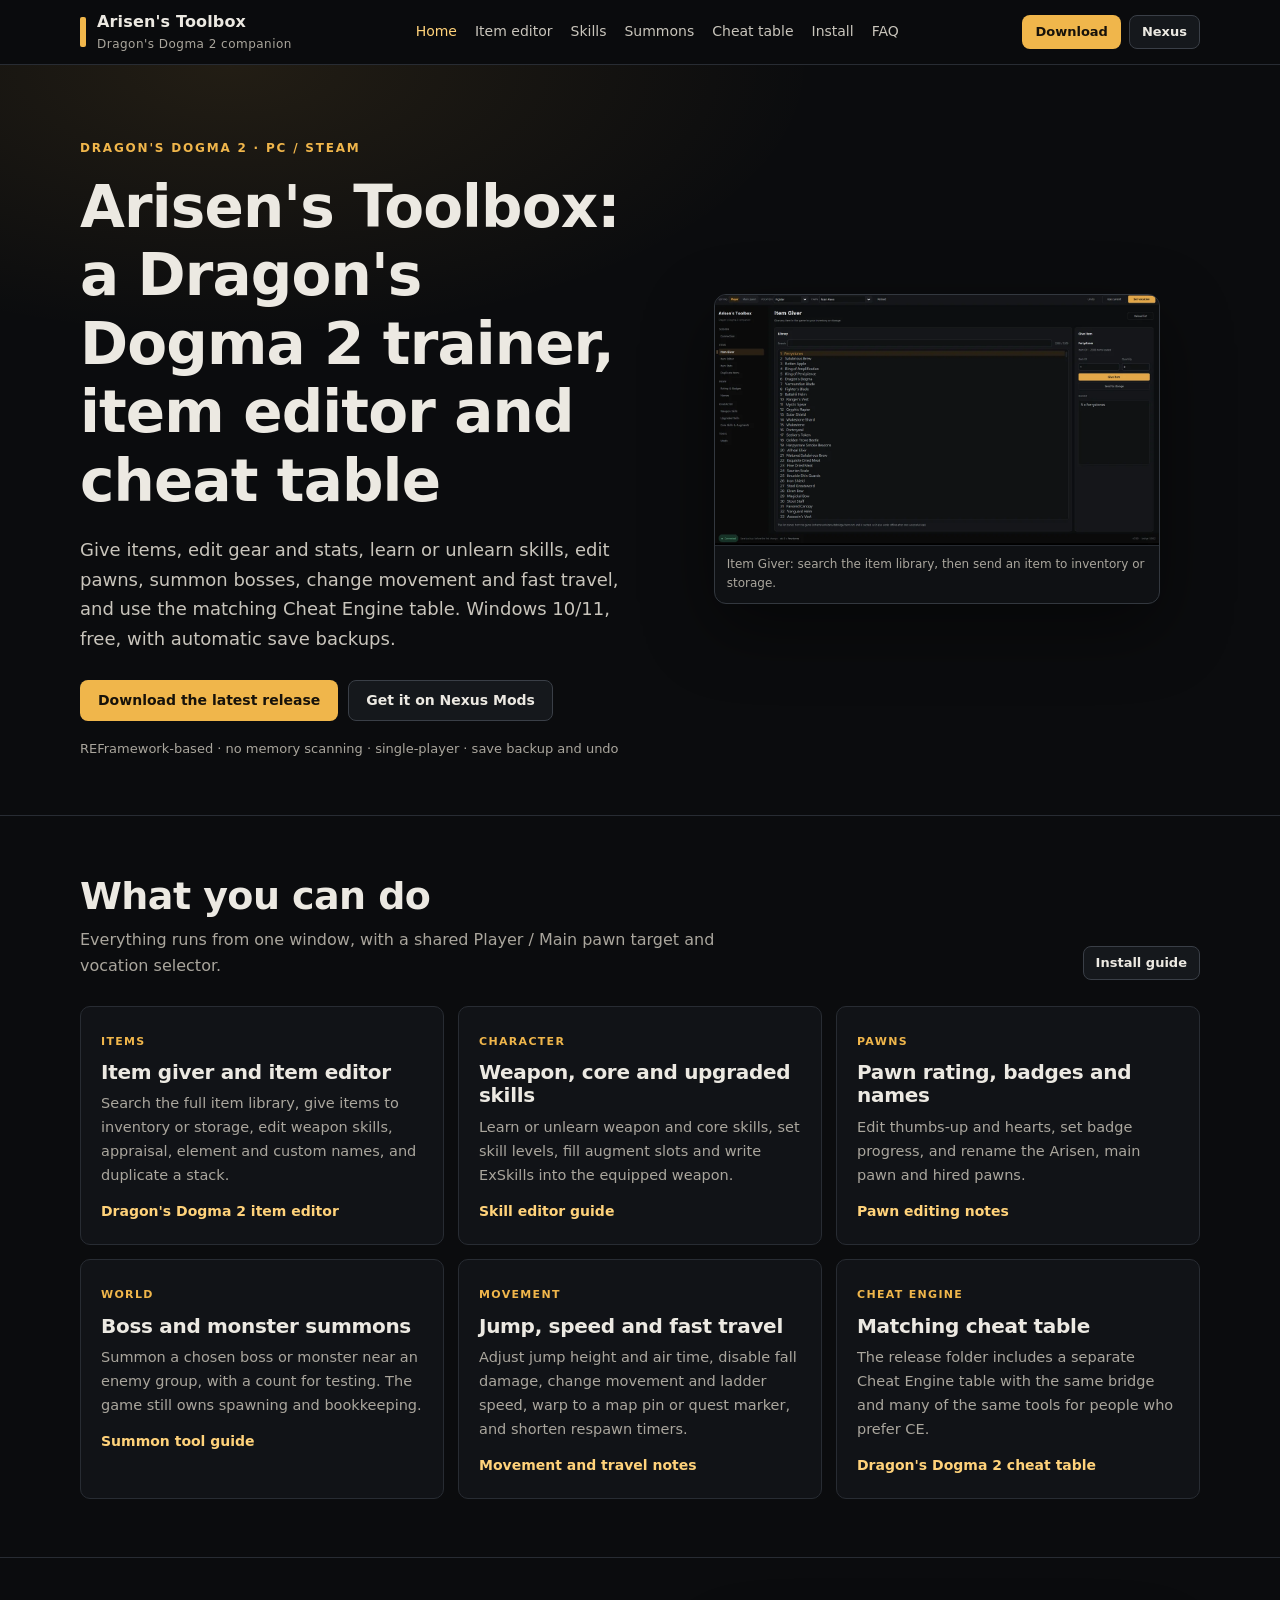
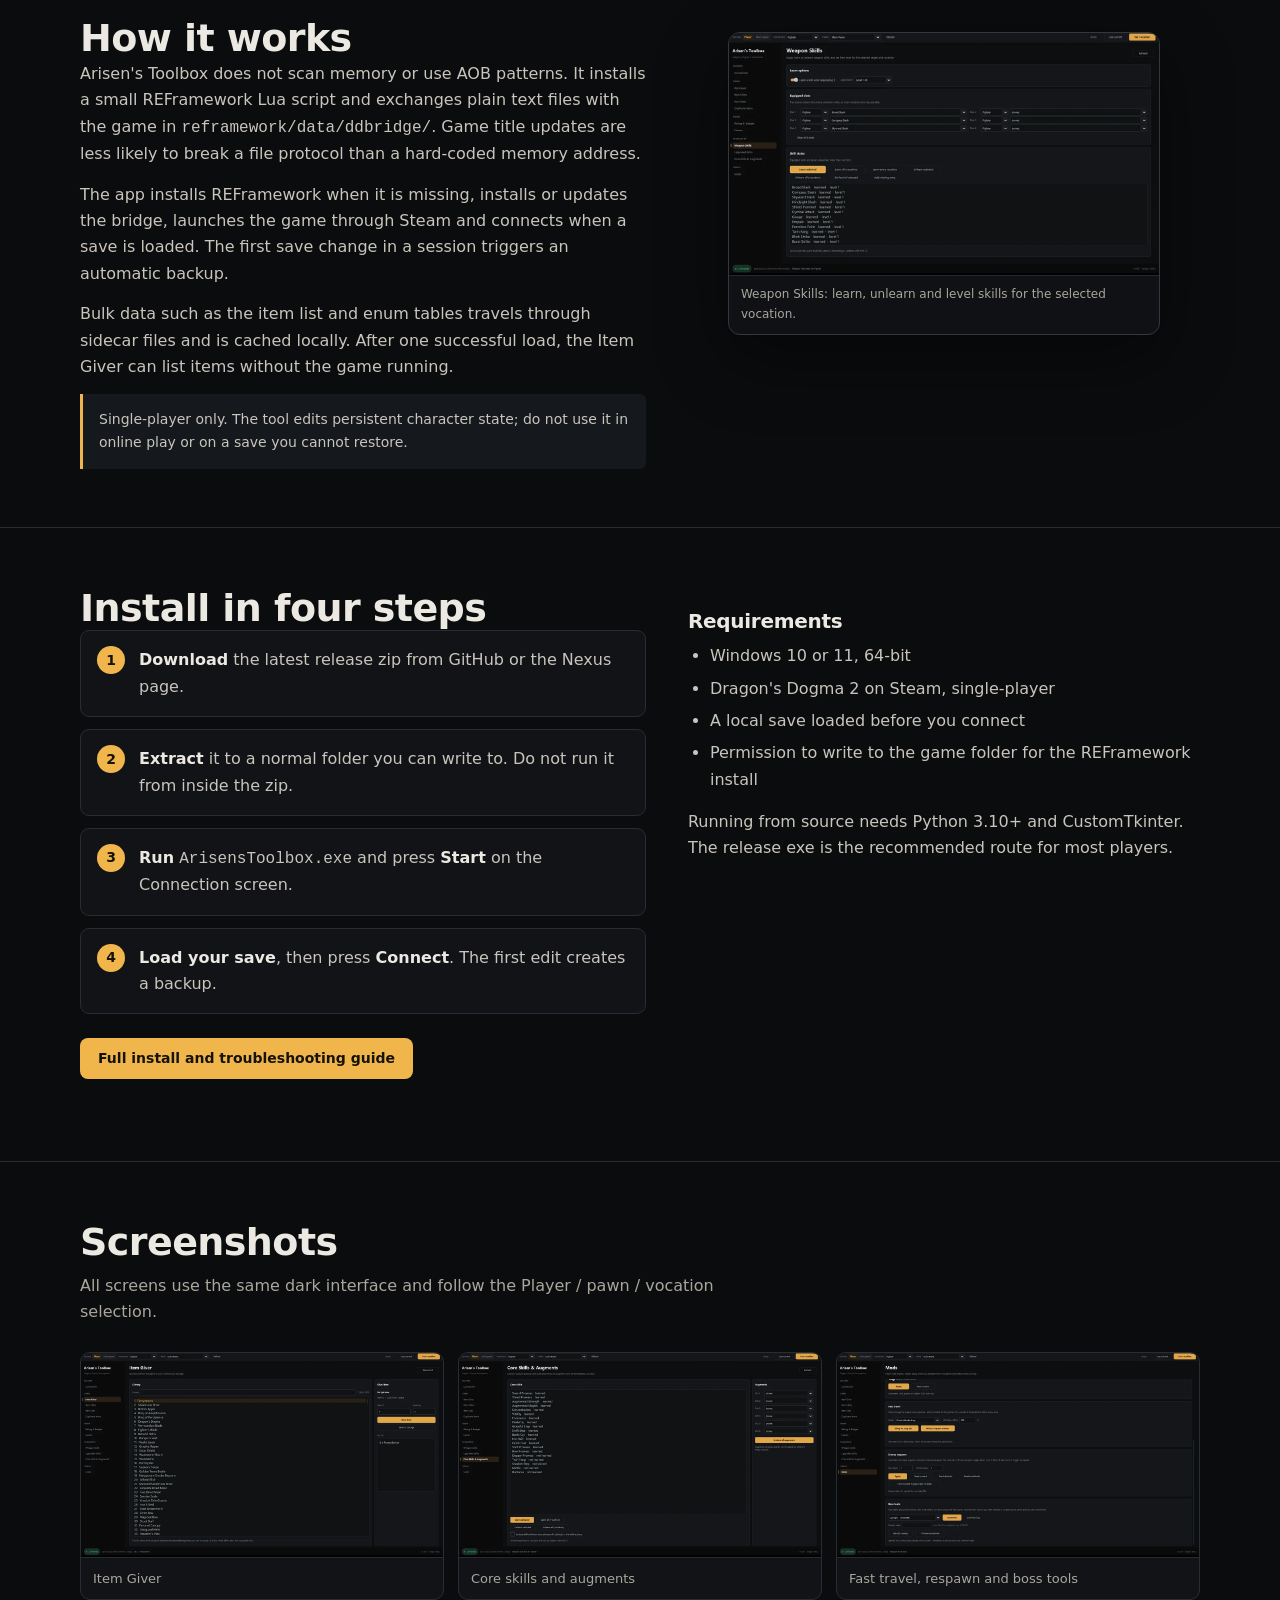
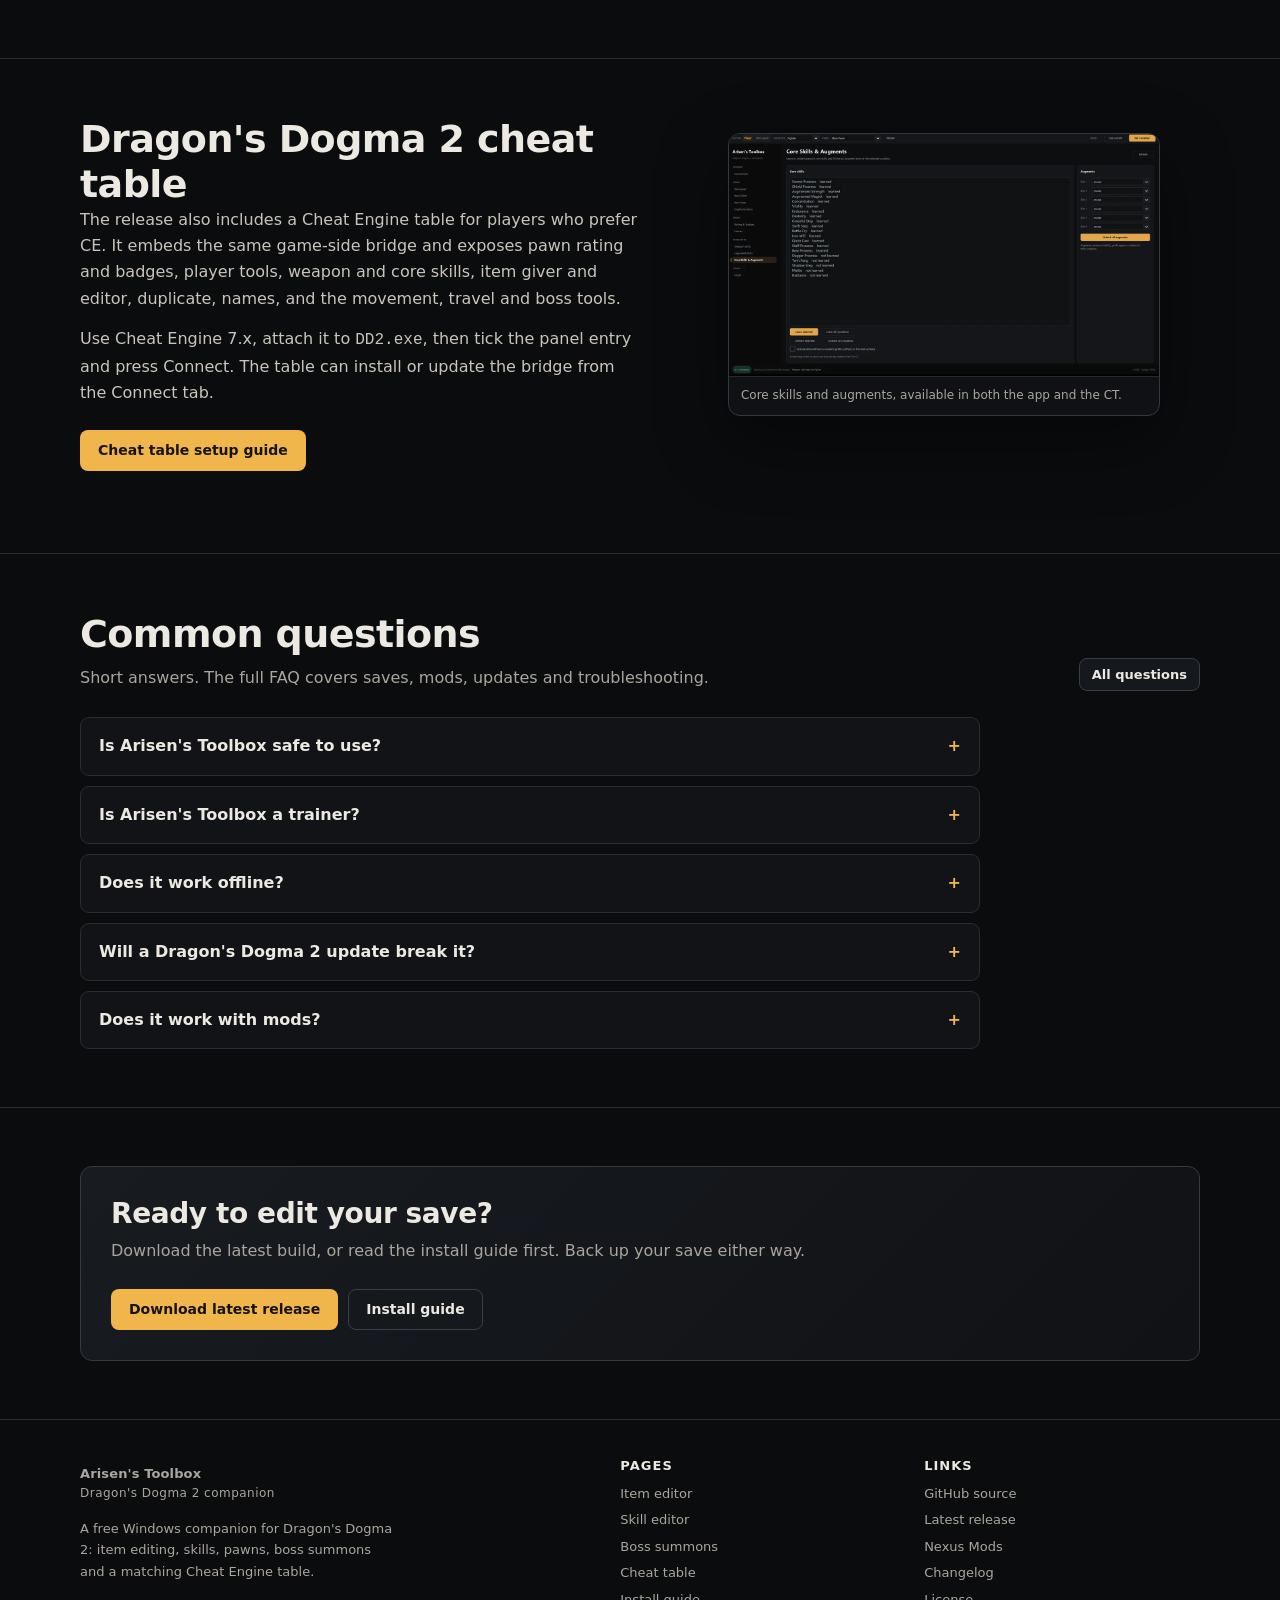
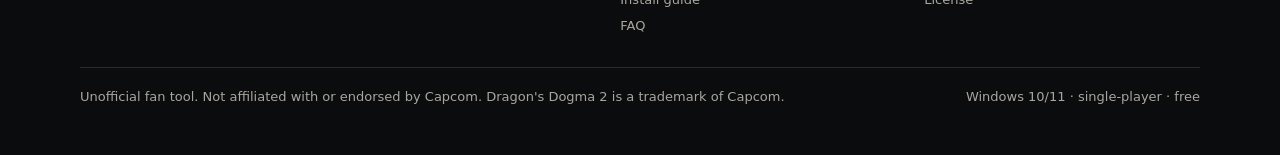
<file: docs/index.html>
<!doctype html>
<html lang="en">
<head>
<meta charset="utf-8">
<meta name="viewport" content="width=device-width, initial-scale=1">
<title>Arisen's Toolbox — DD2 Trainer, Item Editor & Cheat Table</title>
<meta name="description" content="Free Dragon's Dogma 2 trainer and save editor for PC and Steam. Give items, edit gear and skills, edit pawns, summon bosses, fast travel, and use the matching Cheat Engine table.">
<link rel="canonical" href="https://darktenebr01.github.io/ArisensToolbox/">
<meta name="robots" content="index,follow,max-image-preview:large,max-snippet:-1">
<meta name="theme-color" content="#0b0c0e">
<meta property="og:type" content="website">
<meta property="og:site_name" content="Arisen's Toolbox">
<meta property="og:title" content="Arisen's Toolbox — DD2 Trainer, Item Editor & Cheat Table">
<meta property="og:description" content="Free Dragon's Dogma 2 trainer and save editor for PC and Steam. Give items, edit gear and skills, edit pawns, summon bosses, fast travel, and use the matching Cheat Engine table.">
<meta property="og:url" content="https://darktenebr01.github.io/ArisensToolbox/">
<meta property="og:image" content="https://darktenebr01.github.io/ArisensToolbox/assets/social-preview.png">
<meta property="og:image:width" content="1280">
<meta property="og:image:height" content="640">
<meta property="og:image:alt" content="Arisen's Toolbox: Dragon's Dogma 2 trainer, item editor and Cheat Engine table">
<meta name="twitter:card" content="summary_large_image">
<meta name="twitter:title" content="Arisen's Toolbox — DD2 Trainer, Item Editor & Cheat Table">
<meta name="twitter:description" content="Free Dragon's Dogma 2 trainer and save editor for PC and Steam. Give items, edit gear and skills, edit pawns, summon bosses, fast travel, and use the matching Cheat Engine table.">
<meta name="twitter:image" content="https://darktenebr01.github.io/ArisensToolbox/assets/social-preview.png">
<link rel="icon" href="assets/favicon.png" type="image/png">
<link rel="stylesheet" href="assets/style.css">
<script type="application/ld+json">{"@context": "https://schema.org", "@type": "SoftwareApplication", "name": "Arisen's Toolbox", "alternateName": ["ArisensToolbox", "Arisen Toolbox", "DD2 Toolbox"], "operatingSystem": "Windows 10, Windows 11", "applicationCategory": "UtilitiesApplication", "applicationSubCategory": "Game trainer and save editor", "softwareVersion": "0.180", "downloadUrl": "https://github.com/Darktenebr01/ArisensToolbox/releases/latest", "installUrl": "https://github.com/Darktenebr01/ArisensToolbox/releases/latest", "url": "https://darktenebr01.github.io/ArisensToolbox/", "description": "Free Dragon's Dogma 2 trainer, item editor and Cheat Engine table. Give items, edit gear and skills, edit pawns, summon bosses, change movement and fast travel, with automatic save backups.", "author": {"@type": "Person", "name": "Darktenebr01", "url": "https://github.com/Darktenebr01/ArisensToolbox"}, "offers": {"@type": "Offer", "price": "0", "priceCurrency": "USD"}, "screenshot": ["https://darktenebr01.github.io/ArisensToolbox/assets/item-giver.webp", "https://darktenebr01.github.io/ArisensToolbox/assets/weapon-skills.webp", "https://darktenebr01.github.io/ArisensToolbox/assets/core-augments.webp"]}</script>
<script type="application/ld+json">{"@context": "https://schema.org", "@type": "FAQPage", "mainEntity": [{"@type": "Question", "name": "Is Arisen's Toolbox safe to use?", "acceptedAnswer": {"@type": "Answer", "text": "It edits the loaded save in a single-player game. The app backs up the save before the first change of a session, keeps ten recent backups plus a pinned first backup, and records undo for most edits. Back up your own save as well; any save editor carries risk."}}, {"@type": "Question", "name": "Is Arisen's Toolbox a trainer?", "acceptedAnswer": {"@type": "Answer", "text": "It is a companion and save editor, not a memory scanner. It talks to a REFramework Lua script and changes game state through the game's own classes. That covers trainer-like edits: items, stats, skills, pawns, movement, fast travel and summons."}}, {"@type": "Question", "name": "Does it work offline?", "acceptedAnswer": {"@type": "Answer", "text": "The app connects to the game on your PC through local files in the REFramework data folder. It does not need an online account. The item list is cached after one successful load, so the Item Giver can still show items offline."}}, {"@type": "Question", "name": "Will a Dragon's Dogma 2 update break it?", "acceptedAnswer": {"@type": "Answer", "text": "The file-based bridge is designed to survive game title updates, but REFramework itself and class fields can change. If something stops resolving, update REFramework and the bundled bridge from the Connection screen, then check the release notes."}}, {"@type": "Question", "name": "Does it work with mods?", "acceptedAnswer": {"@type": "Answer", "text": "It works alongside REFramework mods. Load-order and script conflicts are possible with mods that patch the same game classes, so test on a backed-up save."}}]}</script>
</head>
<body>
<a class="skip" href="#main">Skip to content</a>
<header class="site-header">
  <div class="wrap header-inner">
    <a class="brand" href="index.html">
      <span class="brand-mark" aria-hidden="true"></span>
      <span>Arisen's Toolbox<small>Dragon's Dogma 2 companion</small></span>
    </a>
    <nav class="nav" aria-label="Main navigation">
      <a href="index.html" aria-current="page">Home</a>
<a href="item-editor.html">Item editor</a>
<a href="skills.html">Skills</a>
<a href="summons.html">Summons</a>
<a href="cheat-table.html">Cheat table</a>
<a href="install.html">Install</a>
<a href="faq.html">FAQ</a>
    </nav>
    <div class="header-cta">
      <a class="btn btn-primary btn-small" href="https://github.com/Darktenebr01/ArisensToolbox/releases/latest">Download</a>
      <a class="btn btn-ghost btn-small" href="https://www.nexusmods.com/dragonsdogma2/mods/1784" rel="noopener">Nexus</a>
    </div>
  </div>
</header>
<main id="main">

<section class="hero">
  <div class="wrap hero-grid">
    <div>
      <p class="eyebrow">Dragon's Dogma 2 · PC / Steam</p>
      <h1>Arisen's Toolbox: a Dragon's Dogma 2 trainer, item editor and cheat table</h1>
      <p class="lede">Give items, edit gear and stats, learn or unlearn skills, edit pawns,
      summon bosses, change movement and fast travel, and use the matching Cheat Engine table.
      Windows 10/11, free, with automatic save backups.</p>
      <div class="actions">
        <a class="btn btn-primary" href="https://github.com/Darktenebr01/ArisensToolbox/releases/latest">Download the latest release</a>
        <a class="btn btn-ghost" href="https://www.nexusmods.com/dragonsdogma2/mods/1784" rel="noopener">Get it on Nexus Mods</a>
      </div>
      <p class="meta">REFramework-based · no memory scanning · single-player · save backup and undo</p>
    </div>
    <figure class="shot">
      <img src="assets/item-giver.webp" width="1280" height="720"
        alt="Arisen's Toolbox Item Giver screen showing the Dragon's Dogma 2 item library and a give-item panel">
      <figcaption>Item Giver: search the item library, then send an item to inventory or storage.</figcaption>
    </figure>
  </div>
</section>

<section id="features">
  <div class="wrap">
    <div class="section-head">
      <div><h2>What you can do</h2>
      <p>Everything runs from one window, with a shared Player / Main pawn target and vocation selector.</p></div>
      <a class="btn btn-ghost btn-small" href="install.html">Install guide</a>
    </div>
    <div class="grid">
      <article class="card"><span class="tag">Items</span>
        <h3>Item giver and item editor</h3>
        <p>Search the full item library, give items to inventory or storage, edit weapon skills,
        appraisal, element and custom names, and duplicate a stack.</p>
        <a href="item-editor.html">Dragon's Dogma 2 item editor</a></article>
      <article class="card"><span class="tag">Character</span>
        <h3>Weapon, core and upgraded skills</h3>
        <p>Learn or unlearn weapon and core skills, set skill levels, fill augment slots and
        write ExSkills into the equipped weapon.</p>
        <a href="skills.html">Skill editor guide</a></article>
      <article class="card"><span class="tag">Pawns</span>
        <h3>Pawn rating, badges and names</h3>
        <p>Edit thumbs-up and hearts, set badge progress, and rename the Arisen, main pawn and
        hired pawns.</p>
        <a href="faq.html#pawns">Pawn editing notes</a></article>
      <article class="card"><span class="tag">World</span>
        <h3>Boss and monster summons</h3>
        <p>Summon a chosen boss or monster near an enemy group, with a count for testing.
        The game still owns spawning and bookkeeping.</p>
        <a href="summons.html">Summon tool guide</a></article>
      <article class="card"><span class="tag">Movement</span>
        <h3>Jump, speed and fast travel</h3>
        <p>Adjust jump height and air time, disable fall damage, change movement and ladder speed,
        warp to a map pin or quest marker, and shorten respawn timers.</p>
        <a href="faq.html#mods">Movement and travel notes</a></article>
      <article class="card"><span class="tag">Cheat Engine</span>
        <h3>Matching cheat table</h3>
        <p>The release folder includes a separate Cheat Engine table with the same bridge and
        many of the same tools for people who prefer CE.</p>
        <a href="cheat-table.html">Dragon's Dogma 2 cheat table</a></article>
    </div>
  </div>
</section>

<section id="how">
  <div class="wrap split">
    <div class="prose">
      <h2>How it works</h2>
      <p>Arisen's Toolbox does not scan memory or use AOB patterns. It installs a small
      REFramework Lua script and exchanges plain text files with the game in
      <code>reframework/data/ddbridge/</code>. Game title updates are less likely to break
      a file protocol than a hard-coded memory address.</p>
      <p>The app installs REFramework when it is missing, installs or updates the bridge,
      launches the game through Steam and connects when a save is loaded. The first save
      change in a session triggers an automatic backup.</p>
      <p>Bulk data such as the item list and enum tables travels through sidecar files and is
      cached locally. After one successful load, the Item Giver can list items without the
      game running.</p>
      <div class="note">Single-player only. The tool edits persistent character state; do not
      use it in online play or on a save you cannot restore.</div>
    </div>
    <figure class="shot">
      <img src="assets/weapon-skills.webp" width="1280" height="720" loading="lazy"
        alt="Arisen's Toolbox Weapon Skills screen with equipped slots, learn and unlearn buttons, and skill levels">
      <figcaption>Weapon Skills: learn, unlearn and level skills for the selected vocation.</figcaption>
    </figure>
  </div>
</section>

<section id="install">
  <div class="wrap split">
    <div>
      <h2>Install in four steps</h2>
      <ol class="steps">
        <li><strong>Download</strong> the latest release zip from GitHub or the Nexus page.</li>
        <li><strong>Extract</strong> it to a normal folder you can write to. Do not run it from inside the zip.</li>
        <li><strong>Run</strong> <code>ArisensToolbox.exe</code> and press <strong>Start</strong> on the Connection screen.</li>
        <li><strong>Load your save</strong>, then press <strong>Connect</strong>. The first edit creates a backup.</li>
      </ol>
      <div class="inline-cta"><a class="btn btn-primary" href="install.html">Full install and troubleshooting guide</a></div>
    </div>
    <div class="prose">
      <h3>Requirements</h3>
      <ul>
        <li>Windows 10 or 11, 64-bit</li>
        <li>Dragon's Dogma 2 on Steam, single-player</li>
        <li>A local save loaded before you connect</li>
        <li>Permission to write to the game folder for the REFramework install</li>
      </ul>
      <p>Running from source needs Python 3.10+ and CustomTkinter. The release exe is the
      recommended route for most players.</p>
    </div>
  </div>
</section>

<section id="screenshots">
  <div class="wrap">
    <div class="section-head"><div><h2>Screenshots</h2>
    <p>All screens use the same dark interface and follow the Player / pawn / vocation selection.</p></div></div>
    <div class="gallery">
      <figure><img src="assets/item-giver.webp" width="1280" height="720" loading="lazy"
        alt="Dragon's Dogma 2 item giver with item search and inventory storage buttons">
        <figcaption>Item Giver</figcaption></figure>
      <figure><img src="assets/core-augments.webp" width="1280" height="720" loading="lazy"
        alt="Dragon's Dogma 2 core skills and augment editor with learn and unlearn controls">
        <figcaption>Core skills and augments</figcaption></figure>
      <figure><img src="assets/mods.webp" width="1280" height="720" loading="lazy"
        alt="Dragon's Dogma 2 mods screen with fast travel, enemy respawn and boss summon tools">
        <figcaption>Fast travel, respawn and boss tools</figcaption></figure>
    </div>
  </div>
</section>

<section id="cheat-table">
  <div class="wrap split">
    <div class="prose">
      <h2>Dragon's Dogma 2 cheat table</h2>
      <p>The release also includes a Cheat Engine table for players who prefer CE. It embeds
      the same game-side bridge and exposes pawn rating and badges, player tools, weapon and
      core skills, item giver and editor, duplicate, names, and the movement, travel and boss
      tools.</p>
      <p>Use Cheat Engine 7.x, attach it to <code>DD2.exe</code>, then tick the panel entry and
      press Connect. The table can install or update the bridge from the Connect tab.</p>
      <div class="inline-cta"><a class="btn btn-primary" href="cheat-table.html">Cheat table setup guide</a></div>
    </div>
    <figure class="shot">
      <img src="assets/core-augments.webp" width="1280" height="720" loading="lazy"
        alt="Arisen's Toolbox core skills screen, also available through the Dragon's Dogma 2 cheat table">
      <figcaption>Core skills and augments, available in both the app and the CT.</figcaption>
    </figure>
  </div>
</section>

<section id="faq">
  <div class="wrap">
    <div class="section-head"><div><h2>Common questions</h2>
    <p>Short answers. The full FAQ covers saves, mods, updates and troubleshooting.</p></div>
    <a class="btn btn-ghost btn-small" href="faq.html">All questions</a></div>
    <div class="faq">
      <details><summary>Is Arisen's Toolbox safe to use?</summary><p>It edits the loaded save in a single-player game. The app backs up the save before the first change of a session, keeps ten recent backups plus a pinned first backup, and records undo for most edits. Back up your own save as well; any save editor carries risk.</p></details><details><summary>Is Arisen's Toolbox a trainer?</summary><p>It is a companion and save editor, not a memory scanner. It talks to a REFramework Lua script and changes game state through the game's own classes. That covers trainer-like edits: items, stats, skills, pawns, movement, fast travel and summons.</p></details><details><summary>Does it work offline?</summary><p>The app connects to the game on your PC through local files in the REFramework data folder. It does not need an online account. The item list is cached after one successful load, so the Item Giver can still show items offline.</p></details><details><summary>Will a Dragon's Dogma 2 update break it?</summary><p>The file-based bridge is designed to survive game title updates, but REFramework itself and class fields can change. If something stops resolving, update REFramework and the bundled bridge from the Connection screen, then check the release notes.</p></details><details><summary>Does it work with mods?</summary><p>It works alongside REFramework mods. Load-order and script conflicts are possible with mods that patch the same game classes, so test on a backed-up save.</p></details>
    </div>
  </div>
</section>

<section>
  <div class="wrap"><div class="cta">
    <div><h2>Ready to edit your save?</h2>
    <p>Download the latest build, or read the install guide first. Back up your save either way.</p></div>
    <div class="actions" style="margin:0">
      <a class="btn btn-primary" href="https://github.com/Darktenebr01/ArisensToolbox/releases/latest">Download latest release</a>
      <a class="btn btn-ghost" href="install.html">Install guide</a>
    </div>
  </div></div>
</section>
</main>
<footer class="site-footer">
  <div class="wrap">
    <div class="footer-grid">
      <div>
        <a class="brand" href="index.html"><span class="brand-mark" aria-hidden="true"></span>
          <span>Arisen's Toolbox<small>Dragon's Dogma 2 companion</small></span></a>
        <p style="margin:14px 0 0;max-width:38ch">A free Windows companion for Dragon's Dogma 2:
        item editing, skills, pawns, boss summons and a matching Cheat Engine table.</p>
      </div>
      <div>
        <h3>Pages</h3>
        <a href="item-editor.html">Item editor</a>
        <a href="skills.html">Skill editor</a>
        <a href="summons.html">Boss summons</a>
        <a href="cheat-table.html">Cheat table</a>
        <a href="install.html">Install guide</a>
        <a href="faq.html">FAQ</a>
      </div>
      <div>
        <h3>Links</h3>
        <a href="https://github.com/Darktenebr01/ArisensToolbox" rel="noopener">GitHub source</a>
        <a href="https://github.com/Darktenebr01/ArisensToolbox/releases/latest" rel="noopener">Latest release</a>
        <a href="https://www.nexusmods.com/dragonsdogma2/mods/1784" rel="noopener">Nexus Mods</a>
        <a href="https://github.com/Darktenebr01/ArisensToolbox/blob/master/CHANGELOG.md" rel="noopener">Changelog</a>
        <a href="https://github.com/Darktenebr01/ArisensToolbox/blob/master/LICENSE" rel="noopener">License</a>
      </div>
    </div>
    <div class="legal">
      <span>Unofficial fan tool. Not affiliated with or endorsed by Capcom.
      Dragon's Dogma 2 is a trademark of Capcom.</span>
      <span>Windows 10/11 · single-player · free</span>
    </div>
  </div>
</footer>
</body>
</html>
</file>
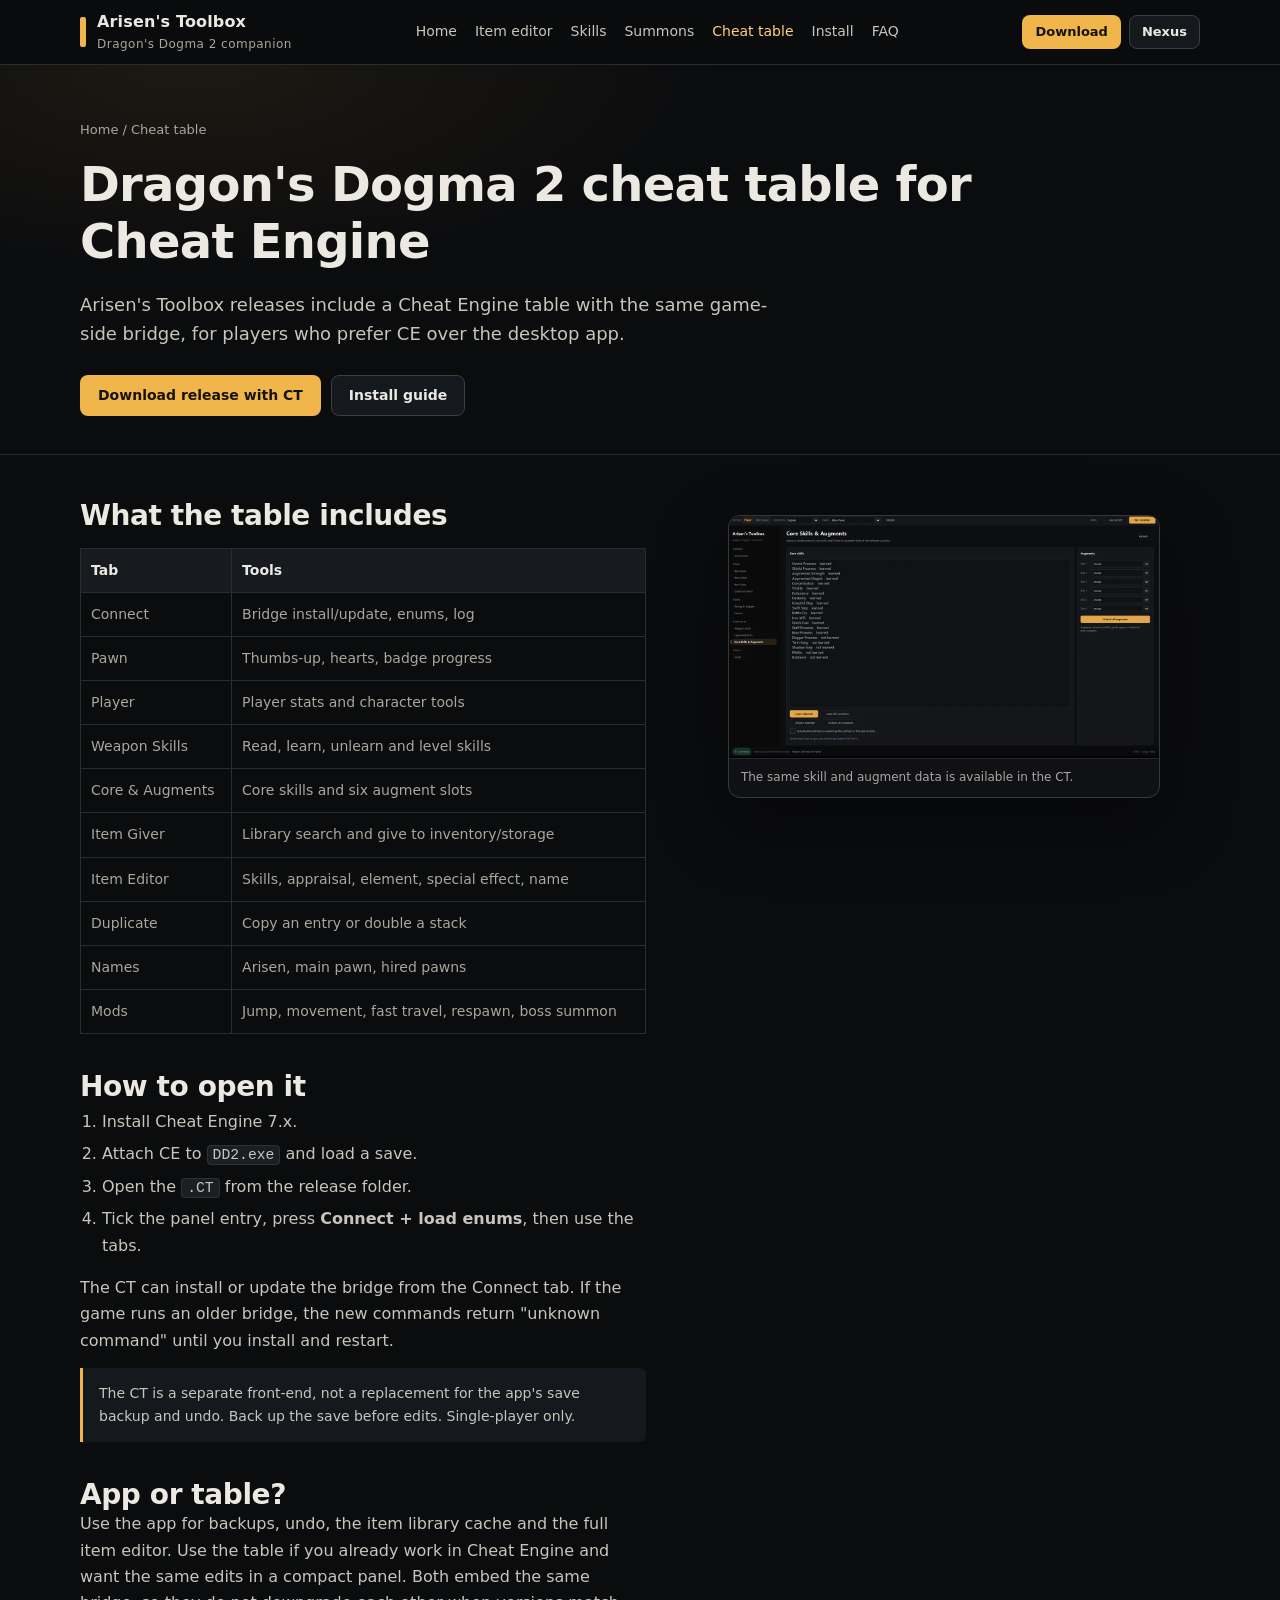
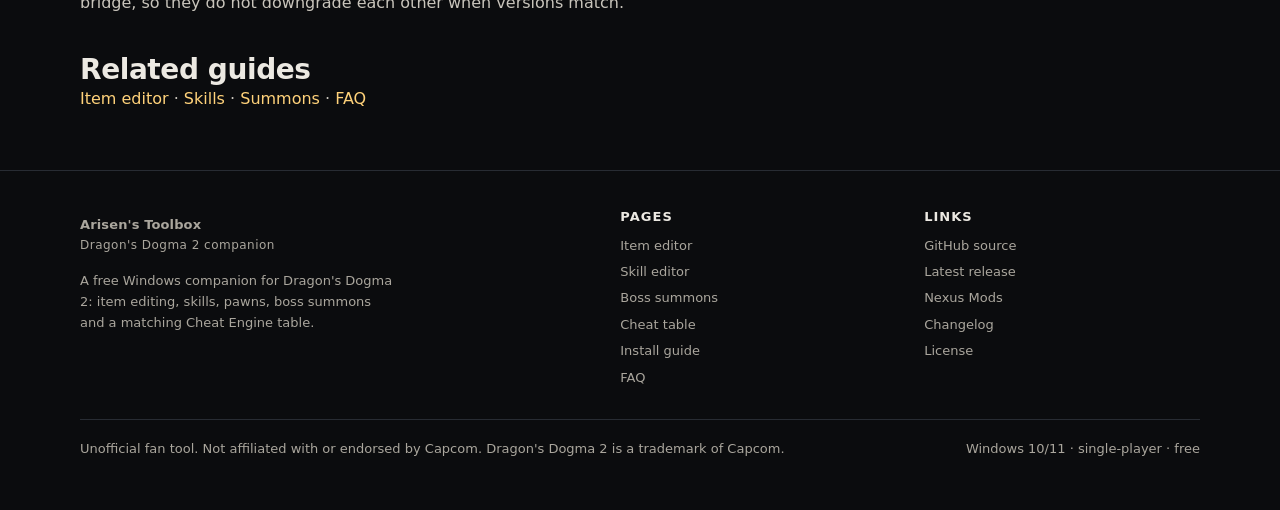
<file: docs/cheat-table.html>
<!doctype html>
<html lang="en">
<head>
<meta charset="utf-8">
<meta name="viewport" content="width=device-width, initial-scale=1">
<title>Dragon's Dogma 2 Cheat Table for Cheat Engine</title>
<meta name="description" content="Download the Arisen's Toolbox Cheat Engine table for Dragon's Dogma 2. Items, skills, pawns, names, movement, fast travel and boss tools, with the same bridge as the app.">
<link rel="canonical" href="https://darktenebr01.github.io/ArisensToolbox/cheat-table.html">
<meta name="robots" content="index,follow,max-image-preview:large,max-snippet:-1">
<meta name="theme-color" content="#0b0c0e">
<meta property="og:type" content="website">
<meta property="og:site_name" content="Arisen's Toolbox">
<meta property="og:title" content="Dragon's Dogma 2 Cheat Table for Cheat Engine">
<meta property="og:description" content="Download the Arisen's Toolbox Cheat Engine table for Dragon's Dogma 2. Items, skills, pawns, names, movement, fast travel and boss tools, with the same bridge as the app.">
<meta property="og:url" content="https://darktenebr01.github.io/ArisensToolbox/cheat-table.html">
<meta property="og:image" content="https://darktenebr01.github.io/ArisensToolbox/assets/social-preview.png">
<meta property="og:image:width" content="1280">
<meta property="og:image:height" content="640">
<meta property="og:image:alt" content="Arisen's Toolbox: Dragon's Dogma 2 trainer, item editor and Cheat Engine table">
<meta name="twitter:card" content="summary_large_image">
<meta name="twitter:title" content="Dragon's Dogma 2 Cheat Table for Cheat Engine">
<meta name="twitter:description" content="Download the Arisen's Toolbox Cheat Engine table for Dragon's Dogma 2. Items, skills, pawns, names, movement, fast travel and boss tools, with the same bridge as the app.">
<meta name="twitter:image" content="https://darktenebr01.github.io/ArisensToolbox/assets/social-preview.png">
<link rel="icon" href="assets/favicon.png" type="image/png">
<link rel="stylesheet" href="assets/style.css">
<script type="application/ld+json">{"@context": "https://schema.org", "@type": "SoftwareApplication", "name": "Arisen's Toolbox Cheat Table", "operatingSystem": "Windows 10, Windows 11", "applicationCategory": "UtilitiesApplication", "softwareVersion": "1.90", "downloadUrl": "https://github.com/Darktenebr01/ArisensToolbox/releases/latest", "description": "Cheat Engine table for Dragon's Dogma 2 with item, skill, pawn and world tools.", "author": {"@type": "Person", "name": "Darktenebr01"}, "offers": {"@type": "Offer", "price": "0", "priceCurrency": "USD"}}</script>
<script type="application/ld+json">{"@context": "https://schema.org", "@type": "BreadcrumbList", "itemListElement": [{"@type": "ListItem", "position": 1, "name": "Home", "item": "https://darktenebr01.github.io/ArisensToolbox/"}, {"@type": "ListItem", "position": 2, "name": "Dragon's Dogma 2 Cheat Table for Cheat Engine", "item": "https://darktenebr01.github.io/ArisensToolbox/cheat-table.html"}]}</script>
</head>
<body>
<a class="skip" href="#main">Skip to content</a>
<header class="site-header">
  <div class="wrap header-inner">
    <a class="brand" href="index.html">
      <span class="brand-mark" aria-hidden="true"></span>
      <span>Arisen's Toolbox<small>Dragon's Dogma 2 companion</small></span>
    </a>
    <nav class="nav" aria-label="Main navigation">
      <a href="index.html">Home</a>
<a href="item-editor.html">Item editor</a>
<a href="skills.html">Skills</a>
<a href="summons.html">Summons</a>
<a href="cheat-table.html" aria-current="page">Cheat table</a>
<a href="install.html">Install</a>
<a href="faq.html">FAQ</a>
    </nav>
    <div class="header-cta">
      <a class="btn btn-primary btn-small" href="https://github.com/Darktenebr01/ArisensToolbox/releases/latest">Download</a>
      <a class="btn btn-ghost btn-small" href="https://www.nexusmods.com/dragonsdogma2/mods/1784" rel="noopener">Nexus</a>
    </div>
  </div>
</header>
<main id="main">

<section class="page-head"><div class="wrap">
  <p class="breadcrumbs"><a href="index.html">Home</a> / Cheat table</p>
  <h1>Dragon's Dogma 2 cheat table for Cheat Engine</h1>
  <p class="lede">Arisen's Toolbox releases include a Cheat Engine table with the same
  game-side bridge, for players who prefer CE over the desktop app.</p>
  <div class="actions"><a class="btn btn-primary" href="https://github.com/Darktenebr01/ArisensToolbox/releases/latest">Download release with CT</a>
  <a class="btn btn-ghost" href="install.html">Install guide</a></div>
</div></section>
<section class="page-body"><div class="wrap split">
<div class="prose">
  <h2>What the table includes</h2>
  <table><thead><tr><th>Tab</th><th>Tools</th></tr></thead><tbody>
    <tr><td>Connect</td><td>Bridge install/update, enums, log</td></tr>
    <tr><td>Pawn</td><td>Thumbs-up, hearts, badge progress</td></tr>
    <tr><td>Player</td><td>Player stats and character tools</td></tr>
    <tr><td>Weapon Skills</td><td>Read, learn, unlearn and level skills</td></tr>
    <tr><td>Core &amp; Augments</td><td>Core skills and six augment slots</td></tr>
    <tr><td>Item Giver</td><td>Library search and give to inventory/storage</td></tr>
    <tr><td>Item Editor</td><td>Skills, appraisal, element, special effect, name</td></tr>
    <tr><td>Duplicate</td><td>Copy an entry or double a stack</td></tr>
    <tr><td>Names</td><td>Arisen, main pawn, hired pawns</td></tr>
    <tr><td>Mods</td><td>Jump, movement, fast travel, respawn, boss summon</td></tr>
  </tbody></table>
  <h2>How to open it</h2>
  <ol>
    <li>Install Cheat Engine 7.x.</li>
    <li>Attach CE to <code>DD2.exe</code> and load a save.</li>
    <li>Open the <code>.CT</code> from the release folder.</li>
    <li>Tick the panel entry, press <strong>Connect + load enums</strong>, then use the tabs.</li>
  </ol>
  <p>The CT can install or update the bridge from the Connect tab. If the game runs an older
  bridge, the new commands return "unknown command" until you install and restart.</p>
  <div class="note">The CT is a separate front-end, not a replacement for the app's save
  backup and undo. Back up the save before edits. Single-player only.</div>
  <h2>App or table?</h2>
  <p>Use the app for backups, undo, the item library cache and the full item editor. Use the
  table if you already work in Cheat Engine and want the same edits in a compact panel. Both
  embed the same bridge, so they do not downgrade each other when versions match.</p>
  <h2>Related guides</h2>
  <p><a href="item-editor.html">Item editor</a> · <a href="skills.html">Skills</a> ·
  <a href="summons.html">Summons</a> · <a href="faq.html">FAQ</a></p>
</div>
<figure class="shot"><img src="assets/core-augments.webp" width="1280" height="720"
  alt="Dragon's Dogma 2 Cheat Engine table core skills and augment panel">
  <figcaption>The same skill and augment data is available in the CT.</figcaption></figure>
</div></section>
</main>
<footer class="site-footer">
  <div class="wrap">
    <div class="footer-grid">
      <div>
        <a class="brand" href="index.html"><span class="brand-mark" aria-hidden="true"></span>
          <span>Arisen's Toolbox<small>Dragon's Dogma 2 companion</small></span></a>
        <p style="margin:14px 0 0;max-width:38ch">A free Windows companion for Dragon's Dogma 2:
        item editing, skills, pawns, boss summons and a matching Cheat Engine table.</p>
      </div>
      <div>
        <h3>Pages</h3>
        <a href="item-editor.html">Item editor</a>
        <a href="skills.html">Skill editor</a>
        <a href="summons.html">Boss summons</a>
        <a href="cheat-table.html">Cheat table</a>
        <a href="install.html">Install guide</a>
        <a href="faq.html">FAQ</a>
      </div>
      <div>
        <h3>Links</h3>
        <a href="https://github.com/Darktenebr01/ArisensToolbox" rel="noopener">GitHub source</a>
        <a href="https://github.com/Darktenebr01/ArisensToolbox/releases/latest" rel="noopener">Latest release</a>
        <a href="https://www.nexusmods.com/dragonsdogma2/mods/1784" rel="noopener">Nexus Mods</a>
        <a href="https://github.com/Darktenebr01/ArisensToolbox/blob/master/CHANGELOG.md" rel="noopener">Changelog</a>
        <a href="https://github.com/Darktenebr01/ArisensToolbox/blob/master/LICENSE" rel="noopener">License</a>
      </div>
    </div>
    <div class="legal">
      <span>Unofficial fan tool. Not affiliated with or endorsed by Capcom.
      Dragon's Dogma 2 is a trademark of Capcom.</span>
      <span>Windows 10/11 · single-player · free</span>
    </div>
  </div>
</footer>
</body>
</html>
</file>
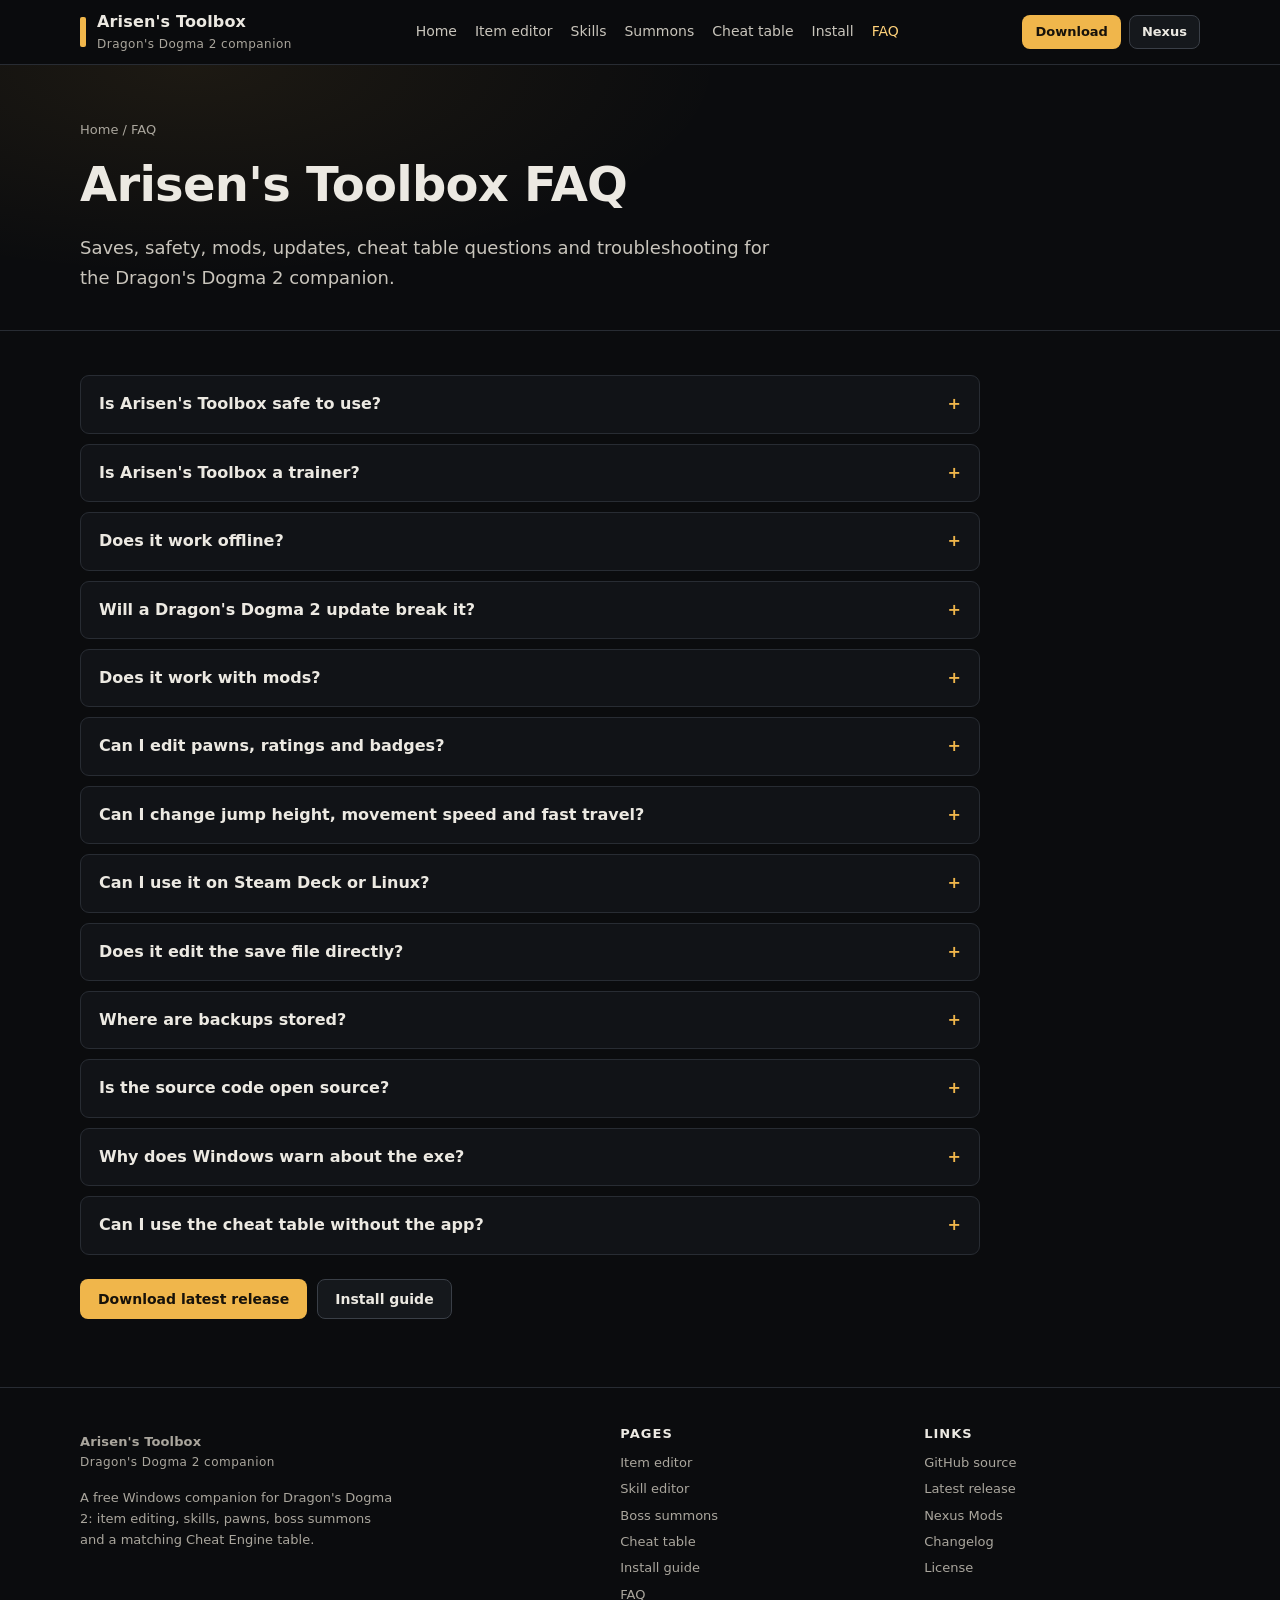
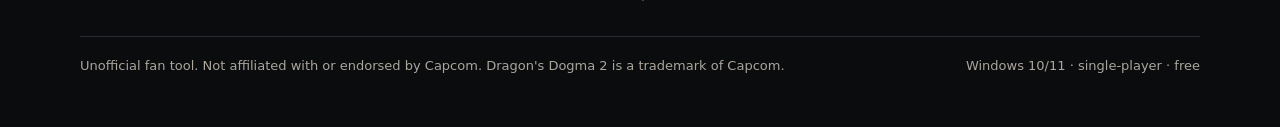
<file: docs/faq.html>
<!doctype html>
<html lang="en">
<head>
<meta charset="utf-8">
<meta name="viewport" content="width=device-width, initial-scale=1">
<title>Arisen's Toolbox FAQ — Dragon's Dogma 2 Trainer</title>
<meta name="description" content="Answers about Arisen's Toolbox safety, save backups, REFramework, game updates, mods, Steam Deck, the Cheat Engine table, and installation problems.">
<link rel="canonical" href="https://darktenebr01.github.io/ArisensToolbox/faq.html">
<meta name="robots" content="index,follow,max-image-preview:large,max-snippet:-1">
<meta name="theme-color" content="#0b0c0e">
<meta property="og:type" content="website">
<meta property="og:site_name" content="Arisen's Toolbox">
<meta property="og:title" content="Arisen's Toolbox FAQ — Dragon's Dogma 2 Trainer">
<meta property="og:description" content="Answers about Arisen's Toolbox safety, save backups, REFramework, game updates, mods, Steam Deck, the Cheat Engine table, and installation problems.">
<meta property="og:url" content="https://darktenebr01.github.io/ArisensToolbox/faq.html">
<meta property="og:image" content="https://darktenebr01.github.io/ArisensToolbox/assets/social-preview.png">
<meta property="og:image:width" content="1280">
<meta property="og:image:height" content="640">
<meta property="og:image:alt" content="Arisen's Toolbox: Dragon's Dogma 2 trainer, item editor and Cheat Engine table">
<meta name="twitter:card" content="summary_large_image">
<meta name="twitter:title" content="Arisen's Toolbox FAQ — Dragon's Dogma 2 Trainer">
<meta name="twitter:description" content="Answers about Arisen's Toolbox safety, save backups, REFramework, game updates, mods, Steam Deck, the Cheat Engine table, and installation problems.">
<meta name="twitter:image" content="https://darktenebr01.github.io/ArisensToolbox/assets/social-preview.png">
<link rel="icon" href="assets/favicon.png" type="image/png">
<link rel="stylesheet" href="assets/style.css">
<script type="application/ld+json">{"@context": "https://schema.org", "@type": "FAQPage", "mainEntity": [{"@type": "Question", "name": "Is Arisen's Toolbox safe to use?", "acceptedAnswer": {"@type": "Answer", "text": "It edits the loaded save in a single-player game. The app backs up the save before the first change of a session, keeps ten recent backups plus a pinned first backup, and records undo for most edits. Back up your own save as well; any save editor carries risk."}}, {"@type": "Question", "name": "Is Arisen's Toolbox a trainer?", "acceptedAnswer": {"@type": "Answer", "text": "It is a companion and save editor, not a memory scanner. It talks to a REFramework Lua script and changes game state through the game's own classes. That covers trainer-like edits: items, stats, skills, pawns, movement, fast travel and summons."}}, {"@type": "Question", "name": "Does it work offline?", "acceptedAnswer": {"@type": "Answer", "text": "The app connects to the game on your PC through local files in the REFramework data folder. It does not need an online account. The item list is cached after one successful load, so the Item Giver can still show items offline."}}, {"@type": "Question", "name": "Will a Dragon's Dogma 2 update break it?", "acceptedAnswer": {"@type": "Answer", "text": "The file-based bridge is designed to survive game title updates, but REFramework itself and class fields can change. If something stops resolving, update REFramework and the bundled bridge from the Connection screen, then check the release notes."}}, {"@type": "Question", "name": "Does it work with mods?", "acceptedAnswer": {"@type": "Answer", "text": "It works alongside REFramework mods. Load-order and script conflicts are possible with mods that patch the same game classes, so test on a backed-up save."}}, {"@type": "Question", "name": "Can I edit pawns, ratings and badges?", "acceptedAnswer": {"@type": "Answer", "text": "Yes. Rating & Badges edits the selected pawn's thumbs-up, hearts and badge progress. Names renames the Arisen, the main pawn and hired pawns. Select Main pawn in the top bar before opening either screen."}}, {"@type": "Question", "name": "Can I change jump height, movement speed and fast travel?", "acceptedAnswer": {"@type": "Answer", "text": "Yes. The Mods screen has jump height, air time, no fall damage, movement and ladder speed, fast travel to a map pin or quest marker, enemy respawn timers, boss summons and nearby-enemy tools. Sliders apply when you release them."}}, {"@type": "Question", "name": "Can I use it on Steam Deck or Linux?", "acceptedAnswer": {"@type": "Answer", "text": "The released app targets Windows 10 and 11. It is not a native Linux or Steam Deck build. Running the Python source under Proton is not a supported path."}}, {"@type": "Question", "name": "Does it edit the save file directly?", "acceptedAnswer": {"@type": "Answer", "text": "No. The app talks to the running game through REFramework; the game writes the save. The app also copies the save folder to its backup directory before the first change."}}, {"@type": "Question", "name": "Where are backups stored?", "acceptedAnswer": {"@type": "Answer", "text": "Under %LOCALAPPDATA%\\ArisensToolbox\\backups. The app keeps a pinned first backup and the ten most recent ones. Restore is on the Connection screen."}}, {"@type": "Question", "name": "Is the source code open source?", "acceptedAnswer": {"@type": "Answer", "text": "The source is public on GitHub, but the license is all-rights-reserved, not an open-source license. You can read it and report issues; redistribution needs permission."}}, {"@type": "Question", "name": "Why does Windows warn about the exe?", "acceptedAnswer": {"@type": "Answer", "text": "The exe is unsigned and packaged with PyInstaller, so SmartScreen can warn. Download only from the GitHub release or the Nexus page, then use More info, Run anyway."}}, {"@type": "Question", "name": "Can I use the cheat table without the app?", "acceptedAnswer": {"@type": "Answer", "text": "Yes. The CT has its own bridge installer on the Connect tab. You still need Cheat Engine 7.x and a loaded save. The app offers save backups and undo that the CT does not."}}]}</script>
<script type="application/ld+json">{"@context": "https://schema.org", "@type": "BreadcrumbList", "itemListElement": [{"@type": "ListItem", "position": 1, "name": "Home", "item": "https://darktenebr01.github.io/ArisensToolbox/"}, {"@type": "ListItem", "position": 2, "name": "Arisen's Toolbox FAQ", "item": "https://darktenebr01.github.io/ArisensToolbox/faq.html"}]}</script>
</head>
<body>
<a class="skip" href="#main">Skip to content</a>
<header class="site-header">
  <div class="wrap header-inner">
    <a class="brand" href="index.html">
      <span class="brand-mark" aria-hidden="true"></span>
      <span>Arisen's Toolbox<small>Dragon's Dogma 2 companion</small></span>
    </a>
    <nav class="nav" aria-label="Main navigation">
      <a href="index.html">Home</a>
<a href="item-editor.html">Item editor</a>
<a href="skills.html">Skills</a>
<a href="summons.html">Summons</a>
<a href="cheat-table.html">Cheat table</a>
<a href="install.html">Install</a>
<a href="faq.html" aria-current="page">FAQ</a>
    </nav>
    <div class="header-cta">
      <a class="btn btn-primary btn-small" href="https://github.com/Darktenebr01/ArisensToolbox/releases/latest">Download</a>
      <a class="btn btn-ghost btn-small" href="https://www.nexusmods.com/dragonsdogma2/mods/1784" rel="noopener">Nexus</a>
    </div>
  </div>
</header>
<main id="main">

<section class="page-head"><div class="wrap">
  <p class="breadcrumbs"><a href="index.html">Home</a> / FAQ</p>
  <h1>Arisen's Toolbox FAQ</h1>
  <p class="lede">Saves, safety, mods, updates, cheat table questions and troubleshooting for the
  Dragon's Dogma 2 companion.</p>
</div></section>
<section class="page-body"><div class="wrap">
<div class="faq">
<details id="safety"><summary>Is Arisen's Toolbox safe to use?</summary><p>It edits the loaded save in a single-player game. The app backs up the save before the first change of a session, keeps ten recent backups plus a pinned first backup, and records undo for most edits. Back up your own save as well; any save editor carries risk.</p></details><details id="trainer"><summary>Is Arisen's Toolbox a trainer?</summary><p>It is a companion and save editor, not a memory scanner. It talks to a REFramework Lua script and changes game state through the game's own classes. That covers trainer-like edits: items, stats, skills, pawns, movement, fast travel and summons.</p></details><details id="offline"><summary>Does it work offline?</summary><p>The app connects to the game on your PC through local files in the REFramework data folder. It does not need an online account. The item list is cached after one successful load, so the Item Giver can still show items offline.</p></details><details id="updates"><summary>Will a Dragon's Dogma 2 update break it?</summary><p>The file-based bridge is designed to survive game title updates, but REFramework itself and class fields can change. If something stops resolving, update REFramework and the bundled bridge from the Connection screen, then check the release notes.</p></details><details id="mod-support"><summary>Does it work with mods?</summary><p>It works alongside REFramework mods. Load-order and script conflicts are possible with mods that patch the same game classes, so test on a backed-up save.</p></details><details id="pawns"><summary>Can I edit pawns, ratings and badges?</summary><p>Yes. Rating &amp; Badges edits the selected pawn's thumbs-up, hearts and badge progress. Names renames the Arisen, the main pawn and hired pawns. Select Main pawn in the top bar before opening either screen.</p></details><details id="mods"><summary>Can I change jump height, movement speed and fast travel?</summary><p>Yes. The Mods screen has jump height, air time, no fall damage, movement and ladder speed, fast travel to a map pin or quest marker, enemy respawn timers, boss summons and nearby-enemy tools. Sliders apply when you release them.</p></details><details id="steam-deck"><summary>Can I use it on Steam Deck or Linux?</summary><p>The released app targets Windows 10 and 11. It is not a native Linux or Steam Deck build. Running the Python source under Proton is not a supported path.</p></details><details id="save-file"><summary>Does it edit the save file directly?</summary><p>No. The app talks to the running game through REFramework; the game writes the save. The app also copies the save folder to its backup directory before the first change.</p></details><details id="backups"><summary>Where are backups stored?</summary><p>Under <code>%LOCALAPPDATA%\ArisensToolbox\backups</code>. The app keeps a pinned first backup and the ten most recent ones. Restore is on the Connection screen.</p></details><details id="source"><summary>Is the source code open source?</summary><p>The source is public on GitHub, but the license is all-rights-reserved, not an open-source license. You can read it and report issues; redistribution needs permission.</p></details><details id="smart-screen"><summary>Why does Windows warn about the exe?</summary><p>The exe is unsigned and packaged with PyInstaller, so SmartScreen can warn. Download only from the GitHub release or the Nexus page, then use More info, Run anyway.</p></details><details id="ct-without-app"><summary>Can I use the cheat table without the app?</summary><p>Yes. The CT has its own bridge installer on the Connect tab. You still need Cheat Engine 7.x and a loaded save. The app offers save backups and undo that the CT does not.</p></details>
</div>
<div class="inline-cta"><a class="btn btn-primary" href="https://github.com/Darktenebr01/ArisensToolbox/releases/latest">Download latest release</a>
<a class="btn btn-ghost" href="install.html">Install guide</a></div>
</div></section>
</main>
<footer class="site-footer">
  <div class="wrap">
    <div class="footer-grid">
      <div>
        <a class="brand" href="index.html"><span class="brand-mark" aria-hidden="true"></span>
          <span>Arisen's Toolbox<small>Dragon's Dogma 2 companion</small></span></a>
        <p style="margin:14px 0 0;max-width:38ch">A free Windows companion for Dragon's Dogma 2:
        item editing, skills, pawns, boss summons and a matching Cheat Engine table.</p>
      </div>
      <div>
        <h3>Pages</h3>
        <a href="item-editor.html">Item editor</a>
        <a href="skills.html">Skill editor</a>
        <a href="summons.html">Boss summons</a>
        <a href="cheat-table.html">Cheat table</a>
        <a href="install.html">Install guide</a>
        <a href="faq.html">FAQ</a>
      </div>
      <div>
        <h3>Links</h3>
        <a href="https://github.com/Darktenebr01/ArisensToolbox" rel="noopener">GitHub source</a>
        <a href="https://github.com/Darktenebr01/ArisensToolbox/releases/latest" rel="noopener">Latest release</a>
        <a href="https://www.nexusmods.com/dragonsdogma2/mods/1784" rel="noopener">Nexus Mods</a>
        <a href="https://github.com/Darktenebr01/ArisensToolbox/blob/master/CHANGELOG.md" rel="noopener">Changelog</a>
        <a href="https://github.com/Darktenebr01/ArisensToolbox/blob/master/LICENSE" rel="noopener">License</a>
      </div>
    </div>
    <div class="legal">
      <span>Unofficial fan tool. Not affiliated with or endorsed by Capcom.
      Dragon's Dogma 2 is a trademark of Capcom.</span>
      <span>Windows 10/11 · single-player · free</span>
    </div>
  </div>
</footer>
</body>
</html>
</file>
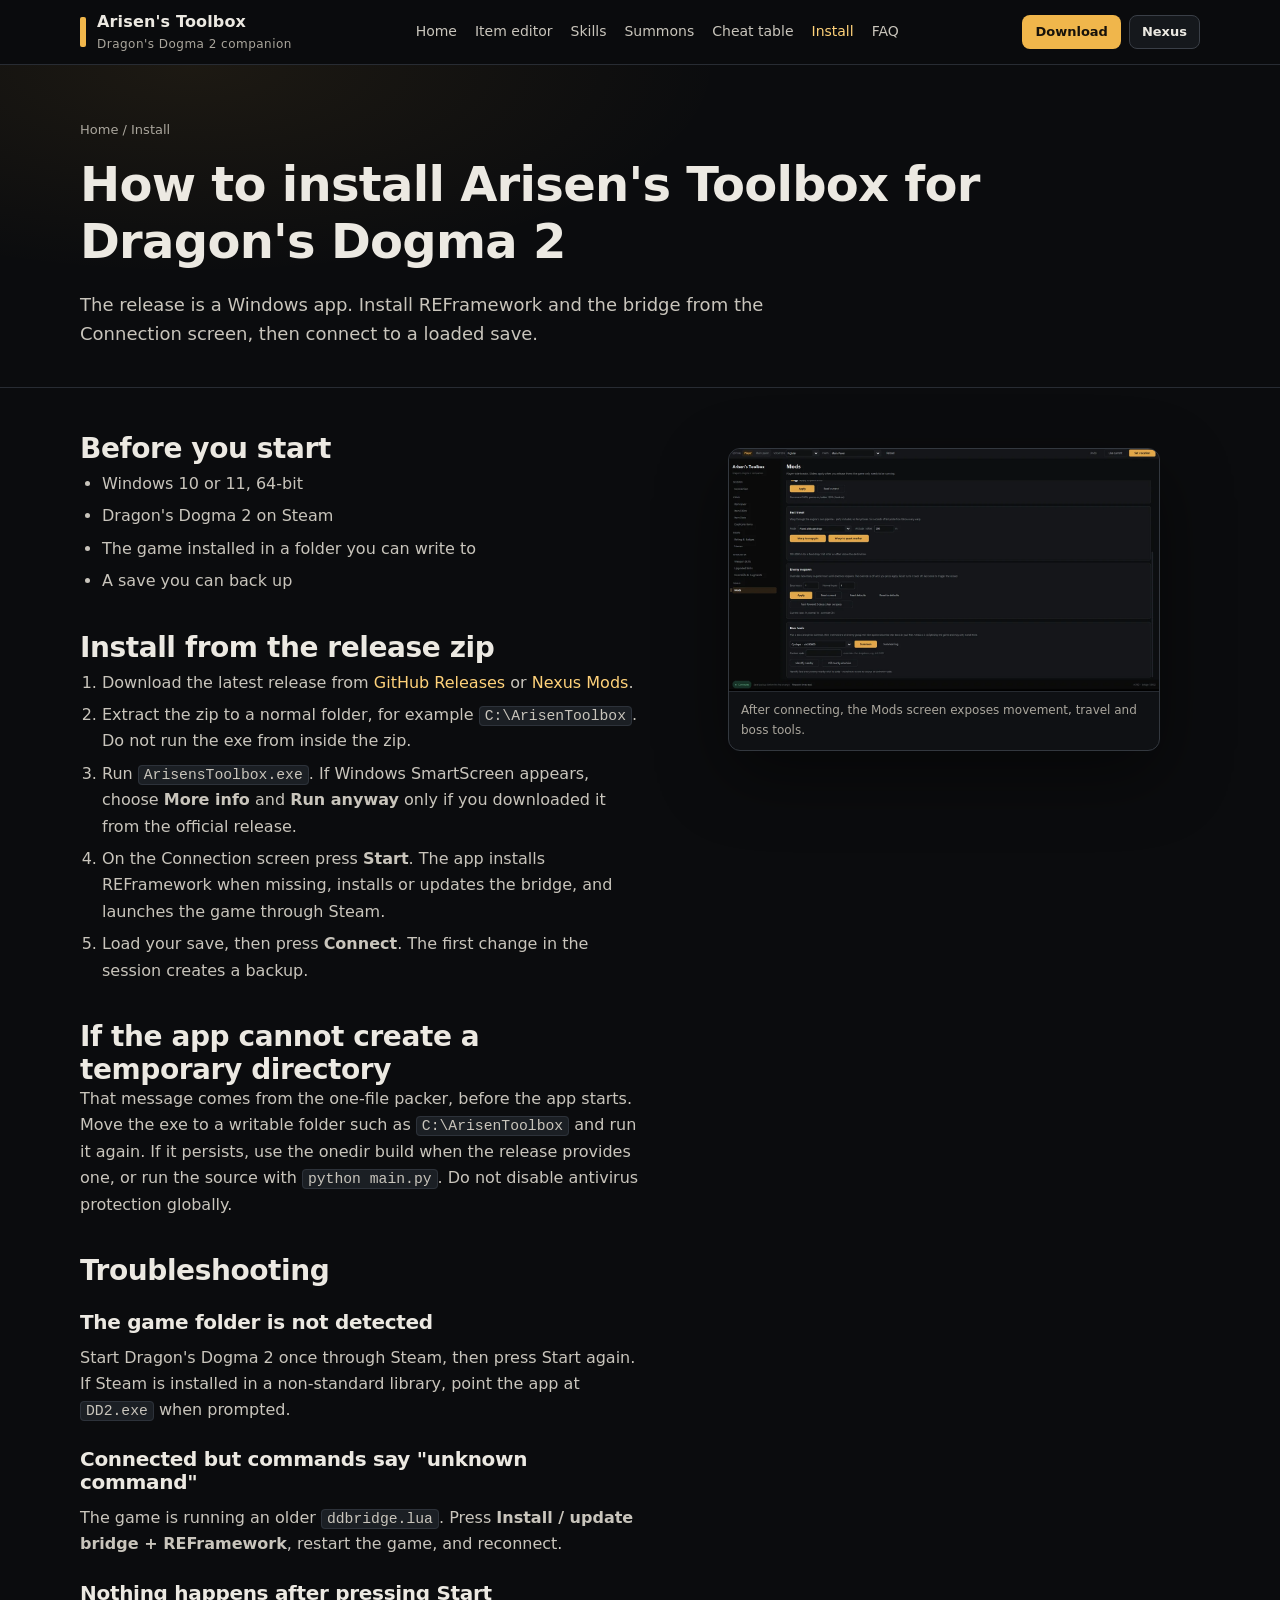
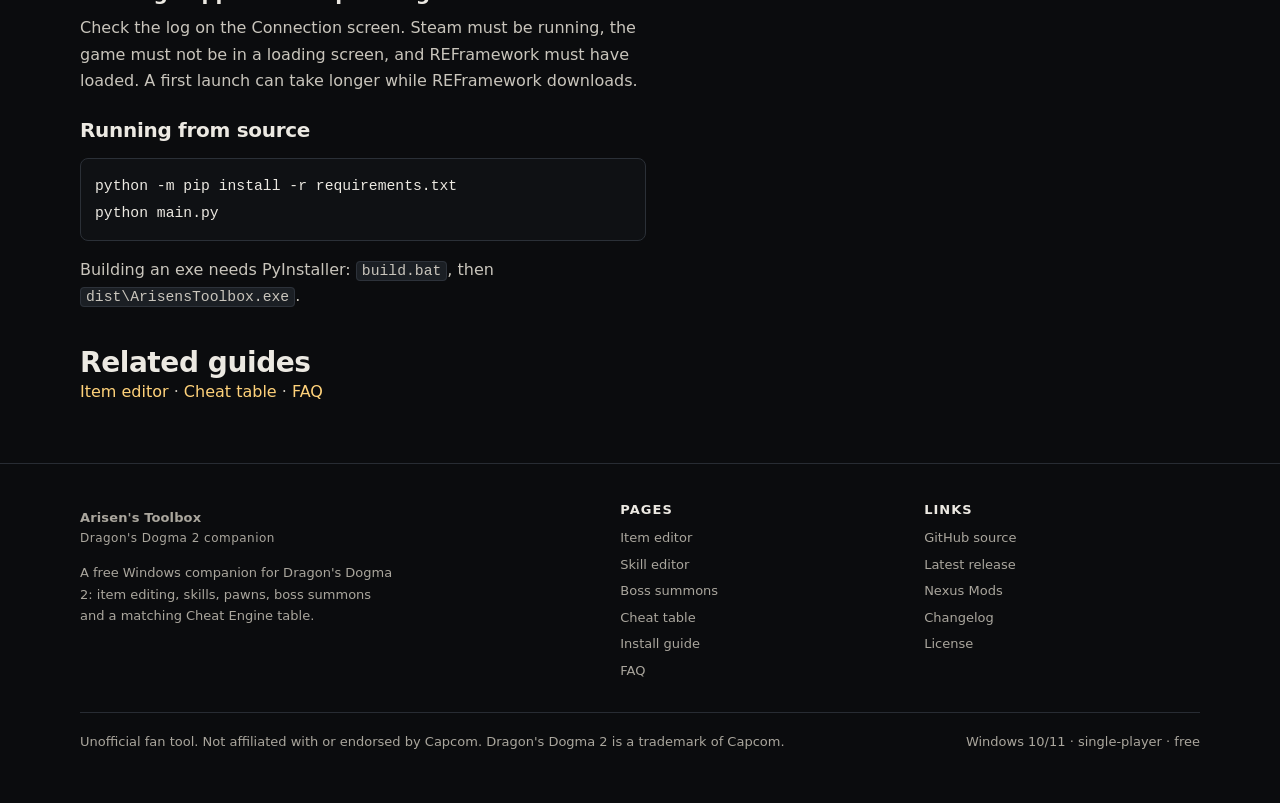
<file: docs/install.html>
<!doctype html>
<html lang="en">
<head>
<meta charset="utf-8">
<meta name="viewport" content="width=device-width, initial-scale=1">
<title>How to Install Arisen's Toolbox for Dragon's Dogma 2</title>
<meta name="description" content="Step-by-step Dragon's Dogma 2 trainer installation: download the release, install REFramework and the bridge, connect to a loaded save, and fix common connection problems.">
<link rel="canonical" href="https://darktenebr01.github.io/ArisensToolbox/install.html">
<meta name="robots" content="index,follow,max-image-preview:large,max-snippet:-1">
<meta name="theme-color" content="#0b0c0e">
<meta property="og:type" content="website">
<meta property="og:site_name" content="Arisen's Toolbox">
<meta property="og:title" content="How to Install Arisen's Toolbox for Dragon's Dogma 2">
<meta property="og:description" content="Step-by-step Dragon's Dogma 2 trainer installation: download the release, install REFramework and the bridge, connect to a loaded save, and fix common connection problems.">
<meta property="og:url" content="https://darktenebr01.github.io/ArisensToolbox/install.html">
<meta property="og:image" content="https://darktenebr01.github.io/ArisensToolbox/assets/social-preview.png">
<meta property="og:image:width" content="1280">
<meta property="og:image:height" content="640">
<meta property="og:image:alt" content="Arisen's Toolbox: Dragon's Dogma 2 trainer, item editor and Cheat Engine table">
<meta name="twitter:card" content="summary_large_image">
<meta name="twitter:title" content="How to Install Arisen's Toolbox for Dragon's Dogma 2">
<meta name="twitter:description" content="Step-by-step Dragon's Dogma 2 trainer installation: download the release, install REFramework and the bridge, connect to a loaded save, and fix common connection problems.">
<meta name="twitter:image" content="https://darktenebr01.github.io/ArisensToolbox/assets/social-preview.png">
<link rel="icon" href="assets/favicon.png" type="image/png">
<link rel="stylesheet" href="assets/style.css">
<script type="application/ld+json">{"@context": "https://schema.org", "@type": "HowTo", "name": "How to install Arisen's Toolbox for Dragon's Dogma 2", "description": "Install the app, REFramework and the bridge, then connect to a save.", "totalTime": "PT10M", "tool": [{"@type": "HowToTool", "name": "Arisen's Toolbox"}], "step": [{"@type": "HowToStep", "name": "Download", "text": "Download the latest release zip from GitHub or Nexus Mods."}, {"@type": "HowToStep", "name": "Extract", "text": "Extract it to a writable folder such as C:\\ArisenToolbox."}, {"@type": "HowToStep", "name": "Start", "text": "Run ArisensToolbox.exe and press Start on the Connection screen."}, {"@type": "HowToStep", "name": "Connect", "text": "Load a save, then press Connect. The first edit creates a backup."}]}</script>
<script type="application/ld+json">{"@context": "https://schema.org", "@type": "BreadcrumbList", "itemListElement": [{"@type": "ListItem", "position": 1, "name": "Home", "item": "https://darktenebr01.github.io/ArisensToolbox/"}, {"@type": "ListItem", "position": 2, "name": "How to Install Arisen's Toolbox for Dragon's Dogma 2", "item": "https://darktenebr01.github.io/ArisensToolbox/install.html"}]}</script>
</head>
<body>
<a class="skip" href="#main">Skip to content</a>
<header class="site-header">
  <div class="wrap header-inner">
    <a class="brand" href="index.html">
      <span class="brand-mark" aria-hidden="true"></span>
      <span>Arisen's Toolbox<small>Dragon's Dogma 2 companion</small></span>
    </a>
    <nav class="nav" aria-label="Main navigation">
      <a href="index.html">Home</a>
<a href="item-editor.html">Item editor</a>
<a href="skills.html">Skills</a>
<a href="summons.html">Summons</a>
<a href="cheat-table.html">Cheat table</a>
<a href="install.html" aria-current="page">Install</a>
<a href="faq.html">FAQ</a>
    </nav>
    <div class="header-cta">
      <a class="btn btn-primary btn-small" href="https://github.com/Darktenebr01/ArisensToolbox/releases/latest">Download</a>
      <a class="btn btn-ghost btn-small" href="https://www.nexusmods.com/dragonsdogma2/mods/1784" rel="noopener">Nexus</a>
    </div>
  </div>
</header>
<main id="main">

<section class="page-head"><div class="wrap">
  <p class="breadcrumbs"><a href="index.html">Home</a> / Install</p>
  <h1>How to install Arisen's Toolbox for Dragon's Dogma 2</h1>
  <p class="lede">The release is a Windows app. Install REFramework and the bridge from the
  Connection screen, then connect to a loaded save.</p>
</div></section>
<section class="page-body"><div class="wrap split">
<div class="prose">
  <h2>Before you start</h2>
  <ul>
    <li>Windows 10 or 11, 64-bit</li>
    <li>Dragon's Dogma 2 on Steam</li>
    <li>The game installed in a folder you can write to</li>
    <li>A save you can back up</li>
  </ul>
  <h2>Install from the release zip</h2>
  <ol>
    <li>Download the latest release from <a href="https://github.com/Darktenebr01/ArisensToolbox/releases/latest">GitHub Releases</a> or
    <a href="https://www.nexusmods.com/dragonsdogma2/mods/1784" rel="noopener">Nexus Mods</a>.</li>
    <li>Extract the zip to a normal folder, for example <code>C:\ArisenToolbox</code>.
    Do not run the exe from inside the zip.</li>
    <li>Run <code>ArisensToolbox.exe</code>. If Windows SmartScreen appears, choose
    <strong>More info</strong> and <strong>Run anyway</strong> only if you downloaded it from
    the official release.</li>
    <li>On the Connection screen press <strong>Start</strong>. The app installs REFramework
    when missing, installs or updates the bridge, and launches the game through Steam.</li>
    <li>Load your save, then press <strong>Connect</strong>. The first change in the session
    creates a backup.</li>
  </ol>
  <h2>If the app cannot create a temporary directory</h2>
  <p>That message comes from the one-file packer, before the app starts. Move the exe to a
  writable folder such as <code>C:\ArisenToolbox</code> and run it again. If it persists,
  use the onedir build when the release provides one, or run the source with
  <code>python main.py</code>. Do not disable antivirus protection globally.</p>
  <h2>Troubleshooting</h2>
  <h3>The game folder is not detected</h3>
  <p>Start Dragon's Dogma 2 once through Steam, then press Start again. If Steam is installed
  in a non-standard library, point the app at <code>DD2.exe</code> when prompted.</p>
  <h3>Connected but commands say "unknown command"</h3>
  <p>The game is running an older <code>ddbridge.lua</code>. Press
  <strong>Install / update bridge + REFramework</strong>, restart the game, and reconnect.</p>
  <h3>Nothing happens after pressing Start</h3>
  <p>Check the log on the Connection screen. Steam must be running, the game must not be in a
  loading screen, and REFramework must have loaded. A first launch can take longer while
  REFramework downloads.</p>
  <h3>Running from source</h3>
  <pre><code>python -m pip install -r requirements.txt
python main.py</code></pre>
  <p>Building an exe needs PyInstaller: <code>build.bat</code>, then
  <code>dist\ArisensToolbox.exe</code>.</p>
  <h2>Related guides</h2>
  <p><a href="item-editor.html">Item editor</a> · <a href="cheat-table.html">Cheat table</a> ·
  <a href="faq.html">FAQ</a></p>
</div>
<figure class="shot"><img src="assets/mods.webp" width="1280" height="720"
  alt="Arisen's Toolbox Mods screen after installing the bridge for Dragon's Dogma 2">
  <figcaption>After connecting, the Mods screen exposes movement, travel and boss tools.</figcaption></figure>
</div></section>
</main>
<footer class="site-footer">
  <div class="wrap">
    <div class="footer-grid">
      <div>
        <a class="brand" href="index.html"><span class="brand-mark" aria-hidden="true"></span>
          <span>Arisen's Toolbox<small>Dragon's Dogma 2 companion</small></span></a>
        <p style="margin:14px 0 0;max-width:38ch">A free Windows companion for Dragon's Dogma 2:
        item editing, skills, pawns, boss summons and a matching Cheat Engine table.</p>
      </div>
      <div>
        <h3>Pages</h3>
        <a href="item-editor.html">Item editor</a>
        <a href="skills.html">Skill editor</a>
        <a href="summons.html">Boss summons</a>
        <a href="cheat-table.html">Cheat table</a>
        <a href="install.html">Install guide</a>
        <a href="faq.html">FAQ</a>
      </div>
      <div>
        <h3>Links</h3>
        <a href="https://github.com/Darktenebr01/ArisensToolbox" rel="noopener">GitHub source</a>
        <a href="https://github.com/Darktenebr01/ArisensToolbox/releases/latest" rel="noopener">Latest release</a>
        <a href="https://www.nexusmods.com/dragonsdogma2/mods/1784" rel="noopener">Nexus Mods</a>
        <a href="https://github.com/Darktenebr01/ArisensToolbox/blob/master/CHANGELOG.md" rel="noopener">Changelog</a>
        <a href="https://github.com/Darktenebr01/ArisensToolbox/blob/master/LICENSE" rel="noopener">License</a>
      </div>
    </div>
    <div class="legal">
      <span>Unofficial fan tool. Not affiliated with or endorsed by Capcom.
      Dragon's Dogma 2 is a trademark of Capcom.</span>
      <span>Windows 10/11 · single-player · free</span>
    </div>
  </div>
</footer>
</body>
</html>
</file>
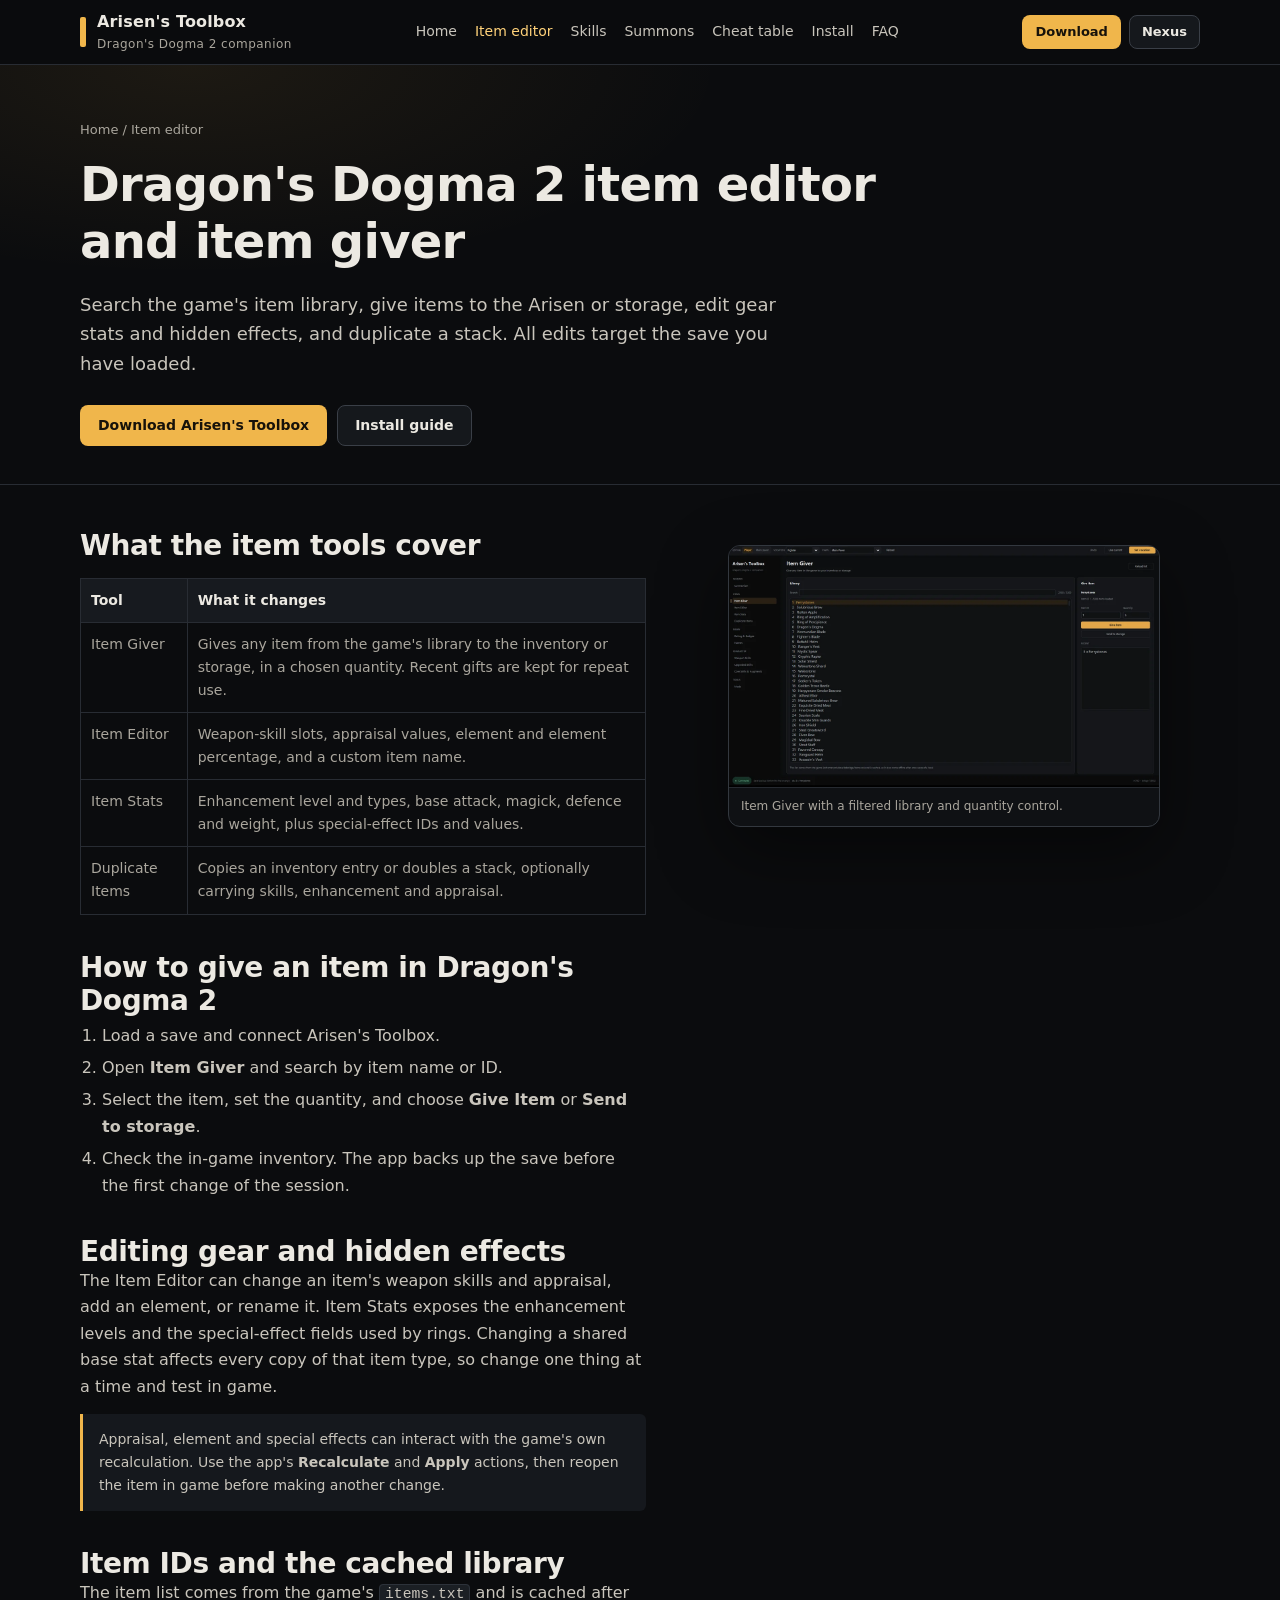
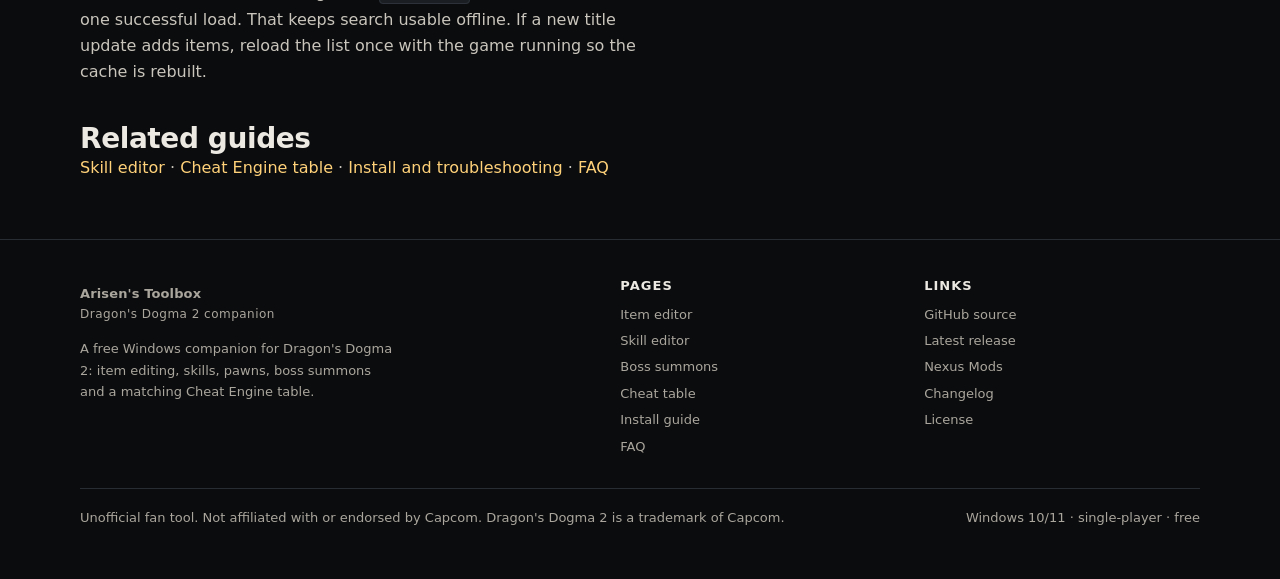
<file: docs/item-editor.html>
<!doctype html>
<html lang="en">
<head>
<meta charset="utf-8">
<meta name="viewport" content="width=device-width, initial-scale=1">
<title>Dragon's Dogma 2 Item Editor — Give Items & Edit Gear</title>
<meta name="description" content="Use Arisen's Toolbox to give items, edit weapon skills, appraisal, elements and hidden ring effects, duplicate stacks, and change gear stats in Dragon's Dogma 2.">
<link rel="canonical" href="https://darktenebr01.github.io/ArisensToolbox/item-editor.html">
<meta name="robots" content="index,follow,max-image-preview:large,max-snippet:-1">
<meta name="theme-color" content="#0b0c0e">
<meta property="og:type" content="website">
<meta property="og:site_name" content="Arisen's Toolbox">
<meta property="og:title" content="Dragon's Dogma 2 Item Editor — Give Items & Edit Gear">
<meta property="og:description" content="Use Arisen's Toolbox to give items, edit weapon skills, appraisal, elements and hidden ring effects, duplicate stacks, and change gear stats in Dragon's Dogma 2.">
<meta property="og:url" content="https://darktenebr01.github.io/ArisensToolbox/item-editor.html">
<meta property="og:image" content="https://darktenebr01.github.io/ArisensToolbox/assets/social-preview.png">
<meta property="og:image:width" content="1280">
<meta property="og:image:height" content="640">
<meta property="og:image:alt" content="Arisen's Toolbox: Dragon's Dogma 2 trainer, item editor and Cheat Engine table">
<meta name="twitter:card" content="summary_large_image">
<meta name="twitter:title" content="Dragon's Dogma 2 Item Editor — Give Items & Edit Gear">
<meta name="twitter:description" content="Use Arisen's Toolbox to give items, edit weapon skills, appraisal, elements and hidden ring effects, duplicate stacks, and change gear stats in Dragon's Dogma 2.">
<meta name="twitter:image" content="https://darktenebr01.github.io/ArisensToolbox/assets/social-preview.png">
<link rel="icon" href="assets/favicon.png" type="image/png">
<link rel="stylesheet" href="assets/style.css">
<script type="application/ld+json">{"@context": "https://schema.org", "@type": "HowTo", "name": "How to give an item in Dragon's Dogma 2 with Arisen's Toolbox", "description": "Search the item library and send an item to inventory or storage.", "totalTime": "PT2M", "tool": [{"@type": "HowToTool", "name": "Arisen's Toolbox"}], "step": [{"@type": "HowToStep", "name": "Load a save", "text": "Load a Dragon's Dogma 2 save and connect Arisen's Toolbox."}, {"@type": "HowToStep", "name": "Search", "text": "Open Item Giver and search by item name or ID."}, {"@type": "HowToStep", "name": "Give", "text": "Select the item, set the quantity, and choose Give Item or Send to storage."}]}</script>
<script type="application/ld+json">{"@context": "https://schema.org", "@type": "BreadcrumbList", "itemListElement": [{"@type": "ListItem", "position": 1, "name": "Home", "item": "https://darktenebr01.github.io/ArisensToolbox/"}, {"@type": "ListItem", "position": 2, "name": "Dragon's Dogma 2 Item Editor", "item": "https://darktenebr01.github.io/ArisensToolbox/item-editor.html"}]}</script>
</head>
<body>
<a class="skip" href="#main">Skip to content</a>
<header class="site-header">
  <div class="wrap header-inner">
    <a class="brand" href="index.html">
      <span class="brand-mark" aria-hidden="true"></span>
      <span>Arisen's Toolbox<small>Dragon's Dogma 2 companion</small></span>
    </a>
    <nav class="nav" aria-label="Main navigation">
      <a href="index.html">Home</a>
<a href="item-editor.html" aria-current="page">Item editor</a>
<a href="skills.html">Skills</a>
<a href="summons.html">Summons</a>
<a href="cheat-table.html">Cheat table</a>
<a href="install.html">Install</a>
<a href="faq.html">FAQ</a>
    </nav>
    <div class="header-cta">
      <a class="btn btn-primary btn-small" href="https://github.com/Darktenebr01/ArisensToolbox/releases/latest">Download</a>
      <a class="btn btn-ghost btn-small" href="https://www.nexusmods.com/dragonsdogma2/mods/1784" rel="noopener">Nexus</a>
    </div>
  </div>
</header>
<main id="main">

<section class="page-head"><div class="wrap">
  <p class="breadcrumbs"><a href="index.html">Home</a> / Item editor</p>
  <h1>Dragon's Dogma 2 item editor and item giver</h1>
  <p class="lede">Search the game's item library, give items to the Arisen or storage, edit gear
  stats and hidden effects, and duplicate a stack. All edits target the save you have loaded.</p>
  <div class="actions"><a class="btn btn-primary" href="https://github.com/Darktenebr01/ArisensToolbox/releases/latest">Download Arisen's Toolbox</a>
  <a class="btn btn-ghost" href="install.html">Install guide</a></div>
</div></section>
<section class="page-body"><div class="wrap split">
<div class="prose">
  <h2>What the item tools cover</h2>
  <table><thead><tr><th>Tool</th><th>What it changes</th></tr></thead><tbody>
    <tr><td>Item Giver</td><td>Gives any item from the game's library to the inventory or storage, in a chosen quantity. Recent gifts are kept for repeat use.</td></tr>
    <tr><td>Item Editor</td><td>Weapon-skill slots, appraisal values, element and element percentage, and a custom item name.</td></tr>
    <tr><td>Item Stats</td><td>Enhancement level and types, base attack, magick, defence and weight, plus special-effect IDs and values.</td></tr>
    <tr><td>Duplicate Items</td><td>Copies an inventory entry or doubles a stack, optionally carrying skills, enhancement and appraisal.</td></tr>
  </tbody></table>
  <h2>How to give an item in Dragon's Dogma 2</h2>
  <ol>
    <li>Load a save and connect Arisen's Toolbox.</li>
    <li>Open <strong>Item Giver</strong> and search by item name or ID.</li>
    <li>Select the item, set the quantity, and choose <strong>Give Item</strong> or <strong>Send to storage</strong>.</li>
    <li>Check the in-game inventory. The app backs up the save before the first change of the session.</li>
  </ol>
  <h2>Editing gear and hidden effects</h2>
  <p>The Item Editor can change an item's weapon skills and appraisal, add an element, or rename
  it. Item Stats exposes the enhancement levels and the special-effect fields used by rings.
  Changing a shared base stat affects every copy of that item type, so change one thing at a
  time and test in game.</p>
  <div class="note">Appraisal, element and special effects can interact with the game's own
  recalculation. Use the app's <strong>Recalculate</strong> and <strong>Apply</strong> actions,
  then reopen the item in game before making another change.</div>
  <h2>Item IDs and the cached library</h2>
  <p>The item list comes from the game's <code>items.txt</code> and is cached after one
  successful load. That keeps search usable offline. If a new title update adds items, reload
  the list once with the game running so the cache is rebuilt.</p>
  <h2>Related guides</h2>
  <p><a href="skills.html">Skill editor</a> · <a href="cheat-table.html">Cheat Engine table</a> ·
  <a href="install.html">Install and troubleshooting</a> · <a href="faq.html">FAQ</a></p>
</div>
<figure class="shot"><img src="assets/item-giver.webp" width="1280" height="720"
  alt="Dragon's Dogma 2 item giver interface with search, item list and inventory storage buttons">
  <figcaption>Item Giver with a filtered library and quantity control.</figcaption></figure>
</div></section>
</main>
<footer class="site-footer">
  <div class="wrap">
    <div class="footer-grid">
      <div>
        <a class="brand" href="index.html"><span class="brand-mark" aria-hidden="true"></span>
          <span>Arisen's Toolbox<small>Dragon's Dogma 2 companion</small></span></a>
        <p style="margin:14px 0 0;max-width:38ch">A free Windows companion for Dragon's Dogma 2:
        item editing, skills, pawns, boss summons and a matching Cheat Engine table.</p>
      </div>
      <div>
        <h3>Pages</h3>
        <a href="item-editor.html">Item editor</a>
        <a href="skills.html">Skill editor</a>
        <a href="summons.html">Boss summons</a>
        <a href="cheat-table.html">Cheat table</a>
        <a href="install.html">Install guide</a>
        <a href="faq.html">FAQ</a>
      </div>
      <div>
        <h3>Links</h3>
        <a href="https://github.com/Darktenebr01/ArisensToolbox" rel="noopener">GitHub source</a>
        <a href="https://github.com/Darktenebr01/ArisensToolbox/releases/latest" rel="noopener">Latest release</a>
        <a href="https://www.nexusmods.com/dragonsdogma2/mods/1784" rel="noopener">Nexus Mods</a>
        <a href="https://github.com/Darktenebr01/ArisensToolbox/blob/master/CHANGELOG.md" rel="noopener">Changelog</a>
        <a href="https://github.com/Darktenebr01/ArisensToolbox/blob/master/LICENSE" rel="noopener">License</a>
      </div>
    </div>
    <div class="legal">
      <span>Unofficial fan tool. Not affiliated with or endorsed by Capcom.
      Dragon's Dogma 2 is a trademark of Capcom.</span>
      <span>Windows 10/11 · single-player · free</span>
    </div>
  </div>
</footer>
</body>
</html>
</file>
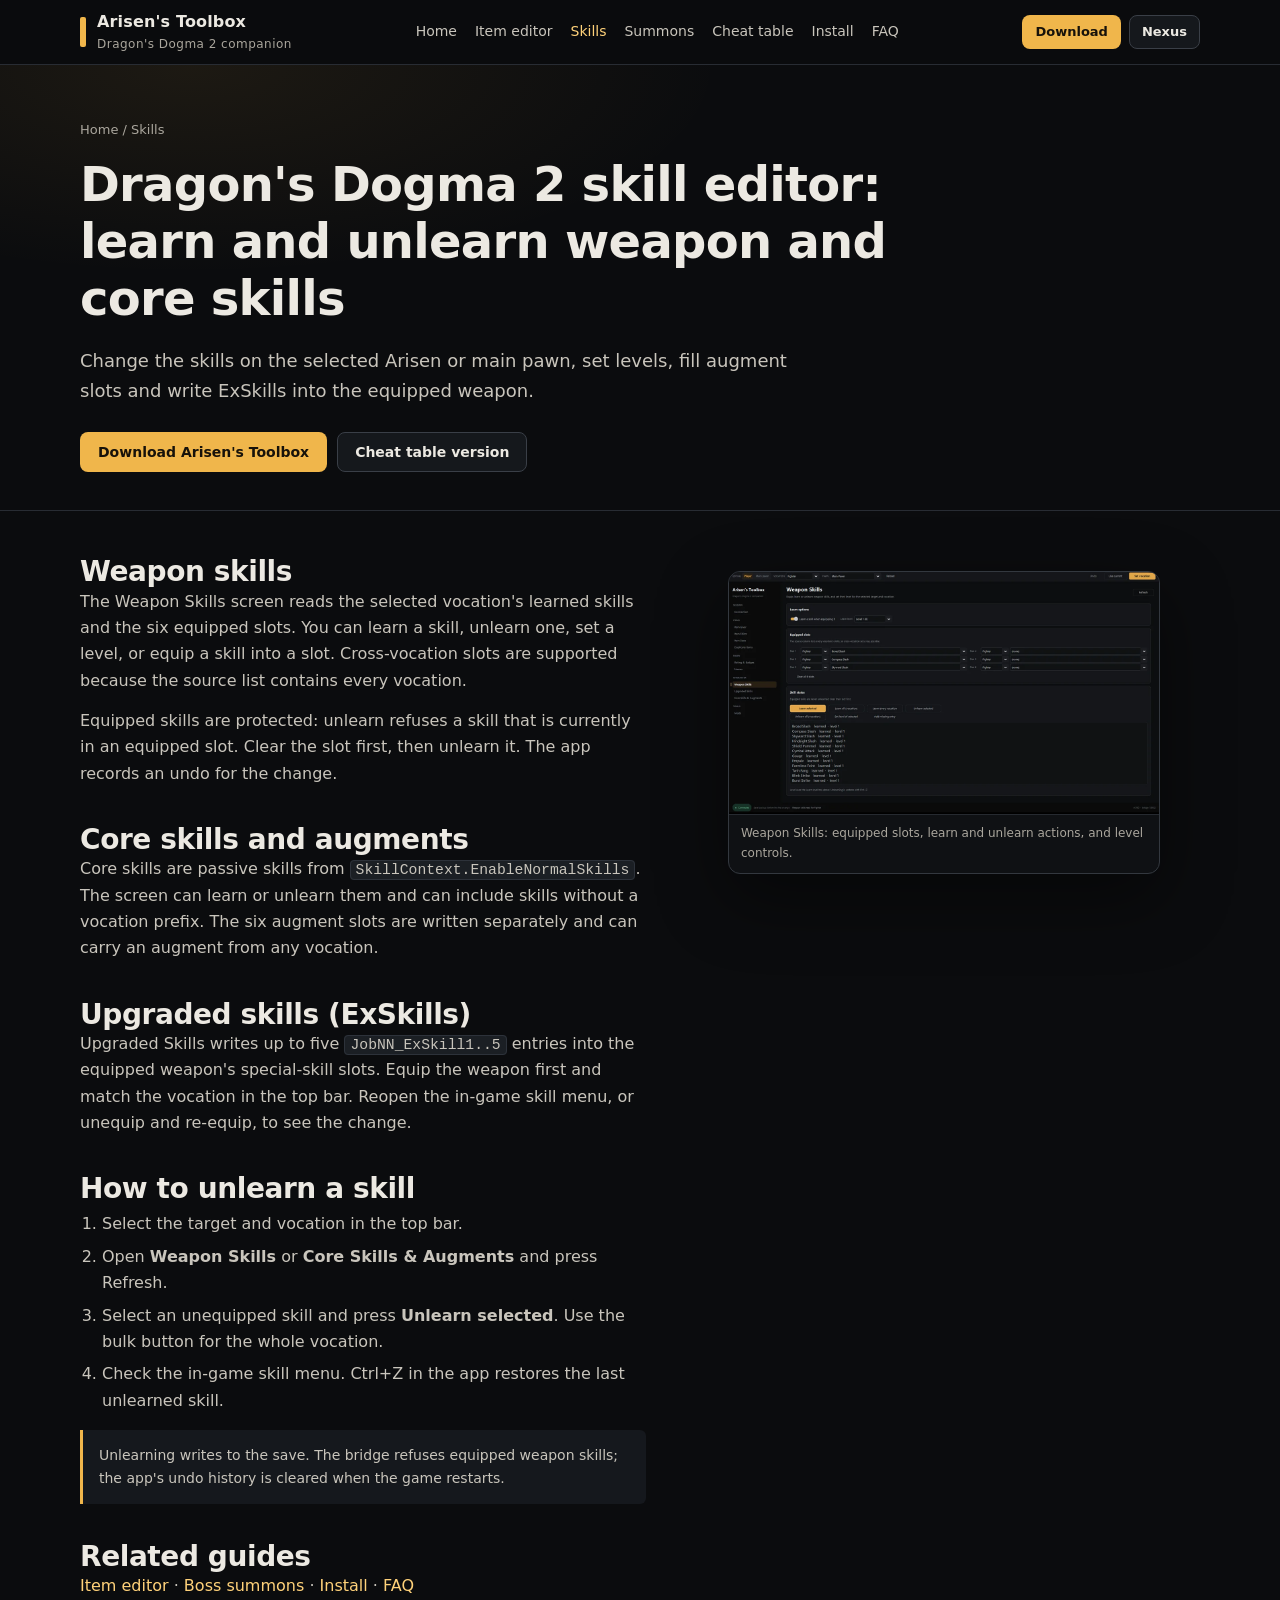
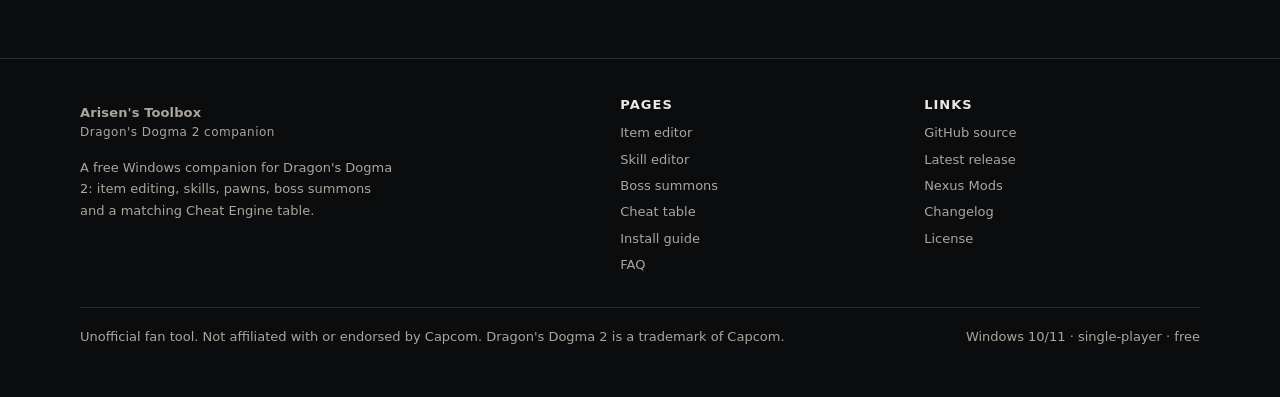
<file: docs/skills.html>
<!doctype html>
<html lang="en">
<head>
<meta charset="utf-8">
<meta name="viewport" content="width=device-width, initial-scale=1">
<title>Dragon's Dogma 2 Skill Editor — Learn & Unlearn Skills</title>
<meta name="description" content="Edit Dragon's Dogma 2 weapon skills, core skills, augments and ExSkills. Learn or unlearn skills, set levels, manage equipped slots, and undo changes with Arisen's Toolbox.">
<link rel="canonical" href="https://darktenebr01.github.io/ArisensToolbox/skills.html">
<meta name="robots" content="index,follow,max-image-preview:large,max-snippet:-1">
<meta name="theme-color" content="#0b0c0e">
<meta property="og:type" content="website">
<meta property="og:site_name" content="Arisen's Toolbox">
<meta property="og:title" content="Dragon's Dogma 2 Skill Editor — Learn & Unlearn Skills">
<meta property="og:description" content="Edit Dragon's Dogma 2 weapon skills, core skills, augments and ExSkills. Learn or unlearn skills, set levels, manage equipped slots, and undo changes with Arisen's Toolbox.">
<meta property="og:url" content="https://darktenebr01.github.io/ArisensToolbox/skills.html">
<meta property="og:image" content="https://darktenebr01.github.io/ArisensToolbox/assets/social-preview.png">
<meta property="og:image:width" content="1280">
<meta property="og:image:height" content="640">
<meta property="og:image:alt" content="Arisen's Toolbox: Dragon's Dogma 2 trainer, item editor and Cheat Engine table">
<meta name="twitter:card" content="summary_large_image">
<meta name="twitter:title" content="Dragon's Dogma 2 Skill Editor — Learn & Unlearn Skills">
<meta name="twitter:description" content="Edit Dragon's Dogma 2 weapon skills, core skills, augments and ExSkills. Learn or unlearn skills, set levels, manage equipped slots, and undo changes with Arisen's Toolbox.">
<meta name="twitter:image" content="https://darktenebr01.github.io/ArisensToolbox/assets/social-preview.png">
<link rel="icon" href="assets/favicon.png" type="image/png">
<link rel="stylesheet" href="assets/style.css">
<script type="application/ld+json">{"@context": "https://schema.org", "@type": "HowTo", "name": "How to unlearn a skill in Dragon's Dogma 2", "description": "Remove an unequipped weapon or core skill from the selected character.", "totalTime": "PT2M", "tool": [{"@type": "HowToTool", "name": "Arisen's Toolbox"}], "step": [{"@type": "HowToStep", "name": "Select the character", "text": "Choose Player or Main pawn and the vocation in the top bar."}, {"@type": "HowToStep", "name": "Read skills", "text": "Open Weapon Skills or Core Skills and Augments and press Refresh."}, {"@type": "HowToStep", "name": "Unlearn", "text": "Select an unequipped skill and press Unlearn selected, or use the bulk action."}]}</script>
<script type="application/ld+json">{"@context": "https://schema.org", "@type": "BreadcrumbList", "itemListElement": [{"@type": "ListItem", "position": 1, "name": "Home", "item": "https://darktenebr01.github.io/ArisensToolbox/"}, {"@type": "ListItem", "position": 2, "name": "Dragon's Dogma 2 Skill Editor", "item": "https://darktenebr01.github.io/ArisensToolbox/skills.html"}]}</script>
</head>
<body>
<a class="skip" href="#main">Skip to content</a>
<header class="site-header">
  <div class="wrap header-inner">
    <a class="brand" href="index.html">
      <span class="brand-mark" aria-hidden="true"></span>
      <span>Arisen's Toolbox<small>Dragon's Dogma 2 companion</small></span>
    </a>
    <nav class="nav" aria-label="Main navigation">
      <a href="index.html">Home</a>
<a href="item-editor.html">Item editor</a>
<a href="skills.html" aria-current="page">Skills</a>
<a href="summons.html">Summons</a>
<a href="cheat-table.html">Cheat table</a>
<a href="install.html">Install</a>
<a href="faq.html">FAQ</a>
    </nav>
    <div class="header-cta">
      <a class="btn btn-primary btn-small" href="https://github.com/Darktenebr01/ArisensToolbox/releases/latest">Download</a>
      <a class="btn btn-ghost btn-small" href="https://www.nexusmods.com/dragonsdogma2/mods/1784" rel="noopener">Nexus</a>
    </div>
  </div>
</header>
<main id="main">

<section class="page-head"><div class="wrap">
  <p class="breadcrumbs"><a href="index.html">Home</a> / Skills</p>
  <h1>Dragon's Dogma 2 skill editor: learn and unlearn weapon and core skills</h1>
  <p class="lede">Change the skills on the selected Arisen or main pawn, set levels, fill
  augment slots and write ExSkills into the equipped weapon.</p>
  <div class="actions"><a class="btn btn-primary" href="https://github.com/Darktenebr01/ArisensToolbox/releases/latest">Download Arisen's Toolbox</a>
  <a class="btn btn-ghost" href="cheat-table.html">Cheat table version</a></div>
</div></section>
<section class="page-body"><div class="wrap split">
<div class="prose">
  <h2>Weapon skills</h2>
  <p>The Weapon Skills screen reads the selected vocation's learned skills and the six
  equipped slots. You can learn a skill, unlearn one, set a level, or equip a skill into a
  slot. Cross-vocation slots are supported because the source list contains every vocation.</p>
  <p>Equipped skills are protected: unlearn refuses a skill that is currently in an equipped
  slot. Clear the slot first, then unlearn it. The app records an undo for the change.</p>
  <h2>Core skills and augments</h2>
  <p>Core skills are passive skills from <code>SkillContext.EnableNormalSkills</code>. The
  screen can learn or unlearn them and can include skills without a vocation prefix. The six
  augment slots are written separately and can carry an augment from any vocation.</p>
  <h2>Upgraded skills (ExSkills)</h2>
  <p>Upgraded Skills writes up to five <code>JobNN_ExSkill1..5</code> entries into the
  equipped weapon's special-skill slots. Equip the weapon first and match the vocation in the
  top bar. Reopen the in-game skill menu, or unequip and re-equip, to see the change.</p>
  <h2>How to unlearn a skill</h2>
  <ol>
    <li>Select the target and vocation in the top bar.</li>
    <li>Open <strong>Weapon Skills</strong> or <strong>Core Skills &amp; Augments</strong> and press Refresh.</li>
    <li>Select an unequipped skill and press <strong>Unlearn selected</strong>. Use the bulk
    button for the whole vocation.</li>
    <li>Check the in-game skill menu. Ctrl+Z in the app restores the last unlearned skill.</li>
  </ol>
  <div class="note">Unlearning writes to the save. The bridge refuses equipped weapon skills;
  the app's undo history is cleared when the game restarts.</div>
  <h2>Related guides</h2>
  <p><a href="item-editor.html">Item editor</a> · <a href="summons.html">Boss summons</a> ·
  <a href="install.html">Install</a> · <a href="faq.html">FAQ</a></p>
</div>
<figure class="shot"><img src="assets/weapon-skills.webp" width="1280" height="720"
  alt="Dragon's Dogma 2 weapon skill editor with six equipped slots and learn or unlearn buttons">
  <figcaption>Weapon Skills: equipped slots, learn and unlearn actions, and level controls.</figcaption></figure>
</div></section>
</main>
<footer class="site-footer">
  <div class="wrap">
    <div class="footer-grid">
      <div>
        <a class="brand" href="index.html"><span class="brand-mark" aria-hidden="true"></span>
          <span>Arisen's Toolbox<small>Dragon's Dogma 2 companion</small></span></a>
        <p style="margin:14px 0 0;max-width:38ch">A free Windows companion for Dragon's Dogma 2:
        item editing, skills, pawns, boss summons and a matching Cheat Engine table.</p>
      </div>
      <div>
        <h3>Pages</h3>
        <a href="item-editor.html">Item editor</a>
        <a href="skills.html">Skill editor</a>
        <a href="summons.html">Boss summons</a>
        <a href="cheat-table.html">Cheat table</a>
        <a href="install.html">Install guide</a>
        <a href="faq.html">FAQ</a>
      </div>
      <div>
        <h3>Links</h3>
        <a href="https://github.com/Darktenebr01/ArisensToolbox" rel="noopener">GitHub source</a>
        <a href="https://github.com/Darktenebr01/ArisensToolbox/releases/latest" rel="noopener">Latest release</a>
        <a href="https://www.nexusmods.com/dragonsdogma2/mods/1784" rel="noopener">Nexus Mods</a>
        <a href="https://github.com/Darktenebr01/ArisensToolbox/blob/master/CHANGELOG.md" rel="noopener">Changelog</a>
        <a href="https://github.com/Darktenebr01/ArisensToolbox/blob/master/LICENSE" rel="noopener">License</a>
      </div>
    </div>
    <div class="legal">
      <span>Unofficial fan tool. Not affiliated with or endorsed by Capcom.
      Dragon's Dogma 2 is a trademark of Capcom.</span>
      <span>Windows 10/11 · single-player · free</span>
    </div>
  </div>
</footer>
</body>
</html>
</file>
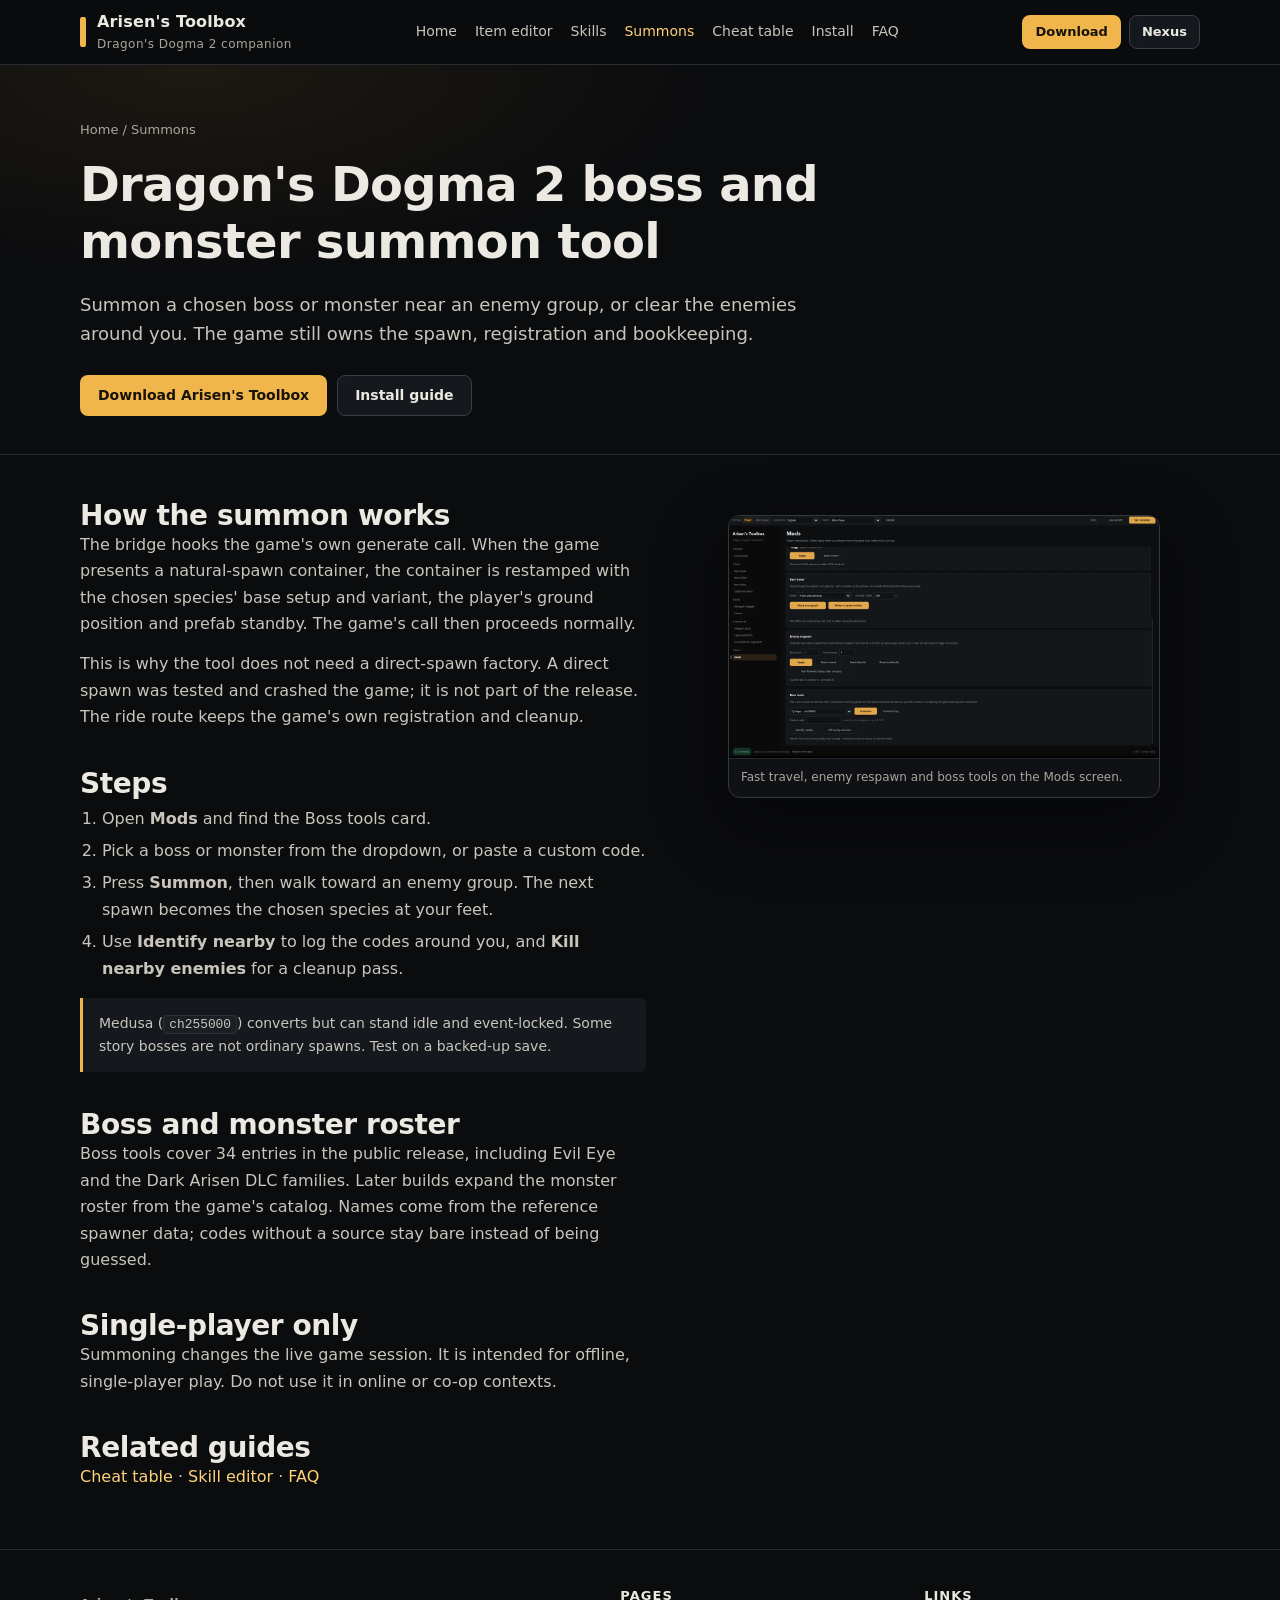
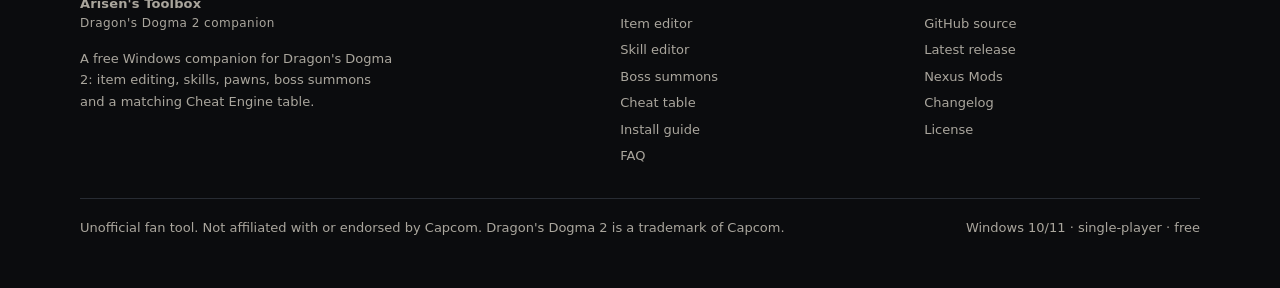
<file: docs/summons.html>
<!doctype html>
<html lang="en">
<head>
<meta charset="utf-8">
<meta name="viewport" content="width=device-width, initial-scale=1">
<title>Dragon's Dogma 2 Boss & Monster Summon Tool</title>
<meta name="description" content="Summon bosses and monsters in Dragon's Dogma 2 near an enemy group, identify nearby codes, and clear enemies. Uses the game's own generate call, not a direct spawn.">
<link rel="canonical" href="https://darktenebr01.github.io/ArisensToolbox/summons.html">
<meta name="robots" content="index,follow,max-image-preview:large,max-snippet:-1">
<meta name="theme-color" content="#0b0c0e">
<meta property="og:type" content="website">
<meta property="og:site_name" content="Arisen's Toolbox">
<meta property="og:title" content="Dragon's Dogma 2 Boss & Monster Summon Tool">
<meta property="og:description" content="Summon bosses and monsters in Dragon's Dogma 2 near an enemy group, identify nearby codes, and clear enemies. Uses the game's own generate call, not a direct spawn.">
<meta property="og:url" content="https://darktenebr01.github.io/ArisensToolbox/summons.html">
<meta property="og:image" content="https://darktenebr01.github.io/ArisensToolbox/assets/social-preview.png">
<meta property="og:image:width" content="1280">
<meta property="og:image:height" content="640">
<meta property="og:image:alt" content="Arisen's Toolbox: Dragon's Dogma 2 trainer, item editor and Cheat Engine table">
<meta name="twitter:card" content="summary_large_image">
<meta name="twitter:title" content="Dragon's Dogma 2 Boss & Monster Summon Tool">
<meta name="twitter:description" content="Summon bosses and monsters in Dragon's Dogma 2 near an enemy group, identify nearby codes, and clear enemies. Uses the game's own generate call, not a direct spawn.">
<meta name="twitter:image" content="https://darktenebr01.github.io/ArisensToolbox/assets/social-preview.png">
<link rel="icon" href="assets/favicon.png" type="image/png">
<link rel="stylesheet" href="assets/style.css">
<script type="application/ld+json">{"@context": "https://schema.org", "@type": "HowTo", "name": "How to summon a boss in Dragon's Dogma 2", "description": "Use Arisen's Toolbox to make the next natural spawn the chosen boss.", "totalTime": "PT3M", "tool": [{"@type": "HowToTool", "name": "Arisen's Toolbox"}], "step": [{"@type": "HowToStep", "name": "Open Boss tools", "text": "Open the Mods screen and find the Boss tools card."}, {"@type": "HowToStep", "name": "Pick a boss", "text": "Choose a boss or monster from the dropdown, or enter a custom code."}, {"@type": "HowToStep", "name": "Summon", "text": "Press Summon, then walk toward an enemy group; the next spawn becomes the chosen species."}]}</script>
<script type="application/ld+json">{"@context": "https://schema.org", "@type": "BreadcrumbList", "itemListElement": [{"@type": "ListItem", "position": 1, "name": "Home", "item": "https://darktenebr01.github.io/ArisensToolbox/"}, {"@type": "ListItem", "position": 2, "name": "Dragon's Dogma 2 Boss & Monster Summon Tool", "item": "https://darktenebr01.github.io/ArisensToolbox/summons.html"}]}</script>
</head>
<body>
<a class="skip" href="#main">Skip to content</a>
<header class="site-header">
  <div class="wrap header-inner">
    <a class="brand" href="index.html">
      <span class="brand-mark" aria-hidden="true"></span>
      <span>Arisen's Toolbox<small>Dragon's Dogma 2 companion</small></span>
    </a>
    <nav class="nav" aria-label="Main navigation">
      <a href="index.html">Home</a>
<a href="item-editor.html">Item editor</a>
<a href="skills.html">Skills</a>
<a href="summons.html" aria-current="page">Summons</a>
<a href="cheat-table.html">Cheat table</a>
<a href="install.html">Install</a>
<a href="faq.html">FAQ</a>
    </nav>
    <div class="header-cta">
      <a class="btn btn-primary btn-small" href="https://github.com/Darktenebr01/ArisensToolbox/releases/latest">Download</a>
      <a class="btn btn-ghost btn-small" href="https://www.nexusmods.com/dragonsdogma2/mods/1784" rel="noopener">Nexus</a>
    </div>
  </div>
</header>
<main id="main">

<section class="page-head"><div class="wrap">
  <p class="breadcrumbs"><a href="index.html">Home</a> / Summons</p>
  <h1>Dragon's Dogma 2 boss and monster summon tool</h1>
  <p class="lede">Summon a chosen boss or monster near an enemy group, or clear the enemies
  around you. The game still owns the spawn, registration and bookkeeping.</p>
  <div class="actions"><a class="btn btn-primary" href="https://github.com/Darktenebr01/ArisensToolbox/releases/latest">Download Arisen's Toolbox</a>
  <a class="btn btn-ghost" href="install.html">Install guide</a></div>
</div></section>
<section class="page-body"><div class="wrap split">
<div class="prose">
  <h2>How the summon works</h2>
  <p>The bridge hooks the game's own generate call. When the game presents a natural-spawn
  container, the container is restamped with the chosen species' base setup and variant, the
  player's ground position and prefab standby. The game's call then proceeds normally.</p>
  <p>This is why the tool does not need a direct-spawn factory. A direct spawn was tested and
  crashed the game; it is not part of the release. The ride route keeps the game's own
  registration and cleanup.</p>
  <h2>Steps</h2>
  <ol>
    <li>Open <strong>Mods</strong> and find the Boss tools card.</li>
    <li>Pick a boss or monster from the dropdown, or paste a custom code.</li>
    <li>Press <strong>Summon</strong>, then walk toward an enemy group. The next spawn becomes
    the chosen species at your feet.</li>
    <li>Use <strong>Identify nearby</strong> to log the codes around you, and
    <strong>Kill nearby enemies</strong> for a cleanup pass.</li>
  </ol>
  <div class="note">Medusa (<code>ch255000</code>) converts but can stand idle and
  event-locked. Some story bosses are not ordinary spawns. Test on a backed-up save.</div>
  <h2>Boss and monster roster</h2>
  <p>Boss tools cover 34 entries in the public release, including Evil Eye and the Dark Arisen
  DLC families. Later builds expand the monster roster from the game's catalog. Names come
  from the reference spawner data; codes without a source stay bare instead of being guessed.</p>
  <h2>Single-player only</h2>
  <p>Summoning changes the live game session. It is intended for offline, single-player play.
  Do not use it in online or co-op contexts.</p>
  <h2>Related guides</h2>
  <p><a href="cheat-table.html">Cheat table</a> · <a href="skills.html">Skill editor</a> ·
  <a href="faq.html">FAQ</a></p>
</div>
<figure class="shot"><img src="assets/mods.webp" width="1280" height="720"
  alt="Dragon's Dogma 2 boss summon and nearby enemy tools in Arisen's Toolbox Mods screen">
  <figcaption>Fast travel, enemy respawn and boss tools on the Mods screen.</figcaption></figure>
</div></section>
</main>
<footer class="site-footer">
  <div class="wrap">
    <div class="footer-grid">
      <div>
        <a class="brand" href="index.html"><span class="brand-mark" aria-hidden="true"></span>
          <span>Arisen's Toolbox<small>Dragon's Dogma 2 companion</small></span></a>
        <p style="margin:14px 0 0;max-width:38ch">A free Windows companion for Dragon's Dogma 2:
        item editing, skills, pawns, boss summons and a matching Cheat Engine table.</p>
      </div>
      <div>
        <h3>Pages</h3>
        <a href="item-editor.html">Item editor</a>
        <a href="skills.html">Skill editor</a>
        <a href="summons.html">Boss summons</a>
        <a href="cheat-table.html">Cheat table</a>
        <a href="install.html">Install guide</a>
        <a href="faq.html">FAQ</a>
      </div>
      <div>
        <h3>Links</h3>
        <a href="https://github.com/Darktenebr01/ArisensToolbox" rel="noopener">GitHub source</a>
        <a href="https://github.com/Darktenebr01/ArisensToolbox/releases/latest" rel="noopener">Latest release</a>
        <a href="https://www.nexusmods.com/dragonsdogma2/mods/1784" rel="noopener">Nexus Mods</a>
        <a href="https://github.com/Darktenebr01/ArisensToolbox/blob/master/CHANGELOG.md" rel="noopener">Changelog</a>
        <a href="https://github.com/Darktenebr01/ArisensToolbox/blob/master/LICENSE" rel="noopener">License</a>
      </div>
    </div>
    <div class="legal">
      <span>Unofficial fan tool. Not affiliated with or endorsed by Capcom.
      Dragon's Dogma 2 is a trademark of Capcom.</span>
      <span>Windows 10/11 · single-player · free</span>
    </div>
  </div>
</footer>
</body>
</html>
</file>
<file: docs/assets/style.css>
:root{
  --bg:#0b0c0e; --panel:#111317; --panel2:#16191e; --line:#282c33;
  --text:#ece9e2; --muted:#aaa69d; --amber:#f0b64b; --amber2:#ffd27a;
  --green:#8fd6a3; --max:1120px;
}
*{box-sizing:border-box}
html{scroll-behavior:smooth}
body{margin:0;background:var(--bg);color:var(--text);
  font:16px/1.65 "Segoe UI",system-ui,-apple-system,"Helvetica Neue",Arial,sans-serif;
  -webkit-font-smoothing:antialiased;text-rendering:optimizeLegibility}
img{max-width:100%;height:auto;display:block}
a{color:var(--amber2);text-decoration:none}
a:hover{text-decoration:underline;text-underline-offset:3px}
:focus-visible{outline:2px solid var(--amber2);outline-offset:3px}
.wrap{width:min(calc(100% - 40px),var(--max));margin-inline:auto}
.skip{position:absolute;left:-9999px;top:0;background:var(--amber);color:#111;padding:10px 14px;z-index:99}
.skip:focus{left:12px;top:12px}
.site-header{border-bottom:1px solid var(--line);background:rgba(11,12,14,.92);
  position:sticky;top:0;z-index:20;backdrop-filter:blur(10px)}
.header-inner{display:flex;align-items:center;justify-content:space-between;gap:20px;
  min-height:64px;flex-wrap:wrap;padding-block:8px}
.brand{display:flex;align-items:center;gap:11px;color:var(--text);font-weight:700;letter-spacing:.01em}
.brand:hover{text-decoration:none}
.brand-mark{width:6px;height:30px;background:var(--amber);border-radius:2px}
.brand small{display:block;color:var(--muted);font-size:12px;font-weight:500;letter-spacing:.04em}
.nav{display:flex;gap:18px;flex-wrap:wrap;font-size:14px}
.nav a{color:#c9c5bc}
.nav a[aria-current="page"]{color:var(--amber2)}
.header-cta{display:flex;gap:8px;align-items:center}
.btn{display:inline-flex;align-items:center;justify-content:center;gap:8px;
  padding:11px 17px;border-radius:8px;border:1px solid transparent;
  font-weight:650;font-size:14px;line-height:1.2;transition:background .15s,border-color .15s}
.btn:hover{text-decoration:none}
.btn-primary{background:var(--amber);color:#17120a}
.btn-primary:hover{background:var(--amber2)}
.btn-ghost{border-color:#3a3f47;color:var(--text);background:#15181c}
.btn-ghost:hover{background:#1d2127;border-color:#515863}
.btn-small{padding:8px 12px;font-size:13px}
.hero{padding:74px 0 56px;border-bottom:1px solid var(--line);
  background:radial-gradient(900px 420px at 18% 0%,rgba(240,182,75,.10),transparent 65%)}
.hero-grid{display:grid;grid-template-columns:1.02fr .98fr;gap:46px;align-items:center}
.eyebrow{color:var(--amber);font-size:12px;font-weight:700;letter-spacing:.15em;
  text-transform:uppercase;margin:0 0 14px}
h1,h2,h3{line-height:1.18;margin:0;letter-spacing:-.015em}
h1{font-size:clamp(34px,4.6vw,58px);font-weight:750}
h2{font-size:clamp(27px,3.2vw,38px);font-weight:720}
h3{font-size:20px;font-weight:680}
.lede{color:#c9c5bc;font-size:19px;max-width:63ch;margin:20px 0 0}
.hero .lede{font-size:18px}
.actions{display:flex;gap:10px;flex-wrap:wrap;margin-top:26px}
.meta{color:var(--muted);font-size:13px;margin:17px 0 0}
.shot{border:1px solid #33383f;border-radius:12px;overflow:hidden;background:#0f1114;
  box-shadow:0 24px 70px rgba(0,0,0,.45)}
.shot img{width:100%}
.shot figcaption{color:var(--muted);font-size:12px;padding:9px 12px;border-top:1px solid #262a30}
section{padding:58px 0;border-bottom:1px solid var(--line)}
.section-head{display:flex;justify-content:space-between;gap:20px;align-items:end;margin-bottom:26px}
.section-head p{color:var(--muted);margin:8px 0 0;max-width:65ch}
.grid{display:grid;grid-template-columns:repeat(3,1fr);gap:14px}
.card{background:var(--panel);border:1px solid var(--line);border-radius:10px;padding:20px}
.card h3{margin-bottom:8px}
.card p{color:var(--muted);margin:0;font-size:14.5px}
.card a{font-size:14px;font-weight:600;display:inline-block;margin-top:12px}
.card .tag{display:inline-block;color:var(--amber);font-size:11px;font-weight:700;
  letter-spacing:.12em;text-transform:uppercase;margin-bottom:10px}
.split{display:grid;grid-template-columns:1.05fr .95fr;gap:42px;align-items:start}
.prose p{color:#c9c5bc;margin:0 0 14px}
.prose ul,.prose ol{color:#c9c5bc;margin:0 0 16px;padding-left:22px}
.prose li{margin:6px 0}
.prose h3{margin:24px 0 10px}
.note{background:#15181d;border-left:3px solid var(--amber);padding:14px 16px;
  color:#c9c5bc;font-size:14px;border-radius:0 6px 6px 0}
.steps{counter-reset:s;list-style:none;padding:0;margin:0;display:grid;gap:12px}
.steps li{counter-increment:s;position:relative;padding:16px 16px 16px 58px;
  background:var(--panel);border:1px solid var(--line);border-radius:9px;color:#c9c5bc}
.steps li:before{content:counter(s);position:absolute;left:16px;top:15px;width:28px;height:28px;
  display:grid;place-items:center;border-radius:50%;background:var(--amber);color:#17120a;
  font-weight:800;font-size:14px}
.steps strong{color:var(--text)}
.gallery{display:grid;grid-template-columns:repeat(3,1fr);gap:14px}
.gallery figure{margin:0;background:var(--panel);border:1px solid var(--line);border-radius:10px;overflow:hidden}
.gallery figcaption{padding:10px 12px;color:var(--muted);font-size:13px;border-top:1px solid var(--line)}
.faq{display:grid;gap:10px;max-width:900px}
details{background:var(--panel);border:1px solid var(--line);border-radius:9px;padding:0 18px}
summary{cursor:pointer;font-weight:650;padding:15px 0;list-style:none}
summary::-webkit-details-marker{display:none}
summary:after{content:"+";float:right;color:var(--amber);font-weight:700}
details[open] summary:after{content:"−"}
details p{color:var(--muted);margin:0 0 16px;max-width:80ch}
.cta{background:linear-gradient(135deg,#181b20,#101215);border:1px solid #353a42;
  border-radius:12px;padding:30px;display:flex;justify-content:space-between;gap:24px;
  align-items:center;flex-wrap:wrap}
.cta h2{font-size:28px}
.cta p{color:var(--muted);margin:8px 0 0}
.site-footer{padding:38px 0 50px;color:var(--muted);font-size:13px}
.footer-grid{display:grid;grid-template-columns:1.3fr .7fr .7fr;gap:28px}
.footer-grid h3{font-size:13px;color:var(--text);letter-spacing:.08em;text-transform:uppercase;margin-bottom:10px}
.footer-grid a{display:block;color:var(--muted);margin:5px 0}
.footer-grid a:hover{color:var(--amber2)}
.legal{border-top:1px solid var(--line);margin-top:26px;padding-top:18px;display:flex;
  justify-content:space-between;gap:20px;flex-wrap:wrap}
.breadcrumbs{color:var(--muted);font-size:13px;margin:0 0 16px}
.breadcrumbs a{color:var(--muted)}
.page-head{padding:54px 0 38px;border-bottom:1px solid var(--line);
  background:radial-gradient(760px 300px at 15% 0%,rgba(240,182,75,.08),transparent 70%)}
.page-head h1{font-size:clamp(31px,4vw,48px);max-width:900px}
.page-head .lede{font-size:18px}
.page-body{padding:44px 0}
.page-body h2{margin-top:36px;font-size:28px}
.page-body h2:first-child{margin-top:0}
.page-body h3{margin-top:24px}
.page-body table{width:100%;border-collapse:collapse;margin:16px 0;font-size:14px}
.page-body th,.page-body td{border:1px solid var(--line);padding:10px;text-align:left;vertical-align:top}
.page-body th{background:#171a1f;color:var(--text)}
.page-body td{color:var(--muted)}
.page-body code{background:#1b1f24;border:1px solid #2d323a;border-radius:4px;padding:1px 5px;font-size:.92em}
.page-body pre{background:#0f1114;border:1px solid #2b3037;border-radius:8px;padding:14px;overflow:auto}
.page-body pre code{border:0;background:none;padding:0}
.toc{background:var(--panel);border:1px solid var(--line);border-radius:9px;padding:18px 20px;margin:0 0 28px}
.toc strong{display:block;margin-bottom:8px}
.toc a{display:inline-block;margin:3px 12px 3px 0;font-size:14px}
.inline-cta{display:flex;gap:10px;flex-wrap:wrap;margin:24px 0}
@media(max-width:940px){
  .hero-grid,.split,.footer-grid{grid-template-columns:1fr}
  .grid{grid-template-columns:repeat(2,1fr)}
  .gallery{grid-template-columns:repeat(2,1fr)}
  .hero{padding-top:48px}
}
@media(max-width:640px){
  .grid,.gallery{grid-template-columns:1fr}
  .header-inner{align-items:flex-start}
  .nav{font-size:13px;gap:12px}
  .header-cta{width:100%}
  .header-cta .btn{flex:1}
  section{padding:40px 0}
  .cta{padding:22px}
  h1{font-size:34px}
}
@media(prefers-reduced-motion:reduce){html{scroll-behavior:auto}*{transition:none!important}}
</file>
